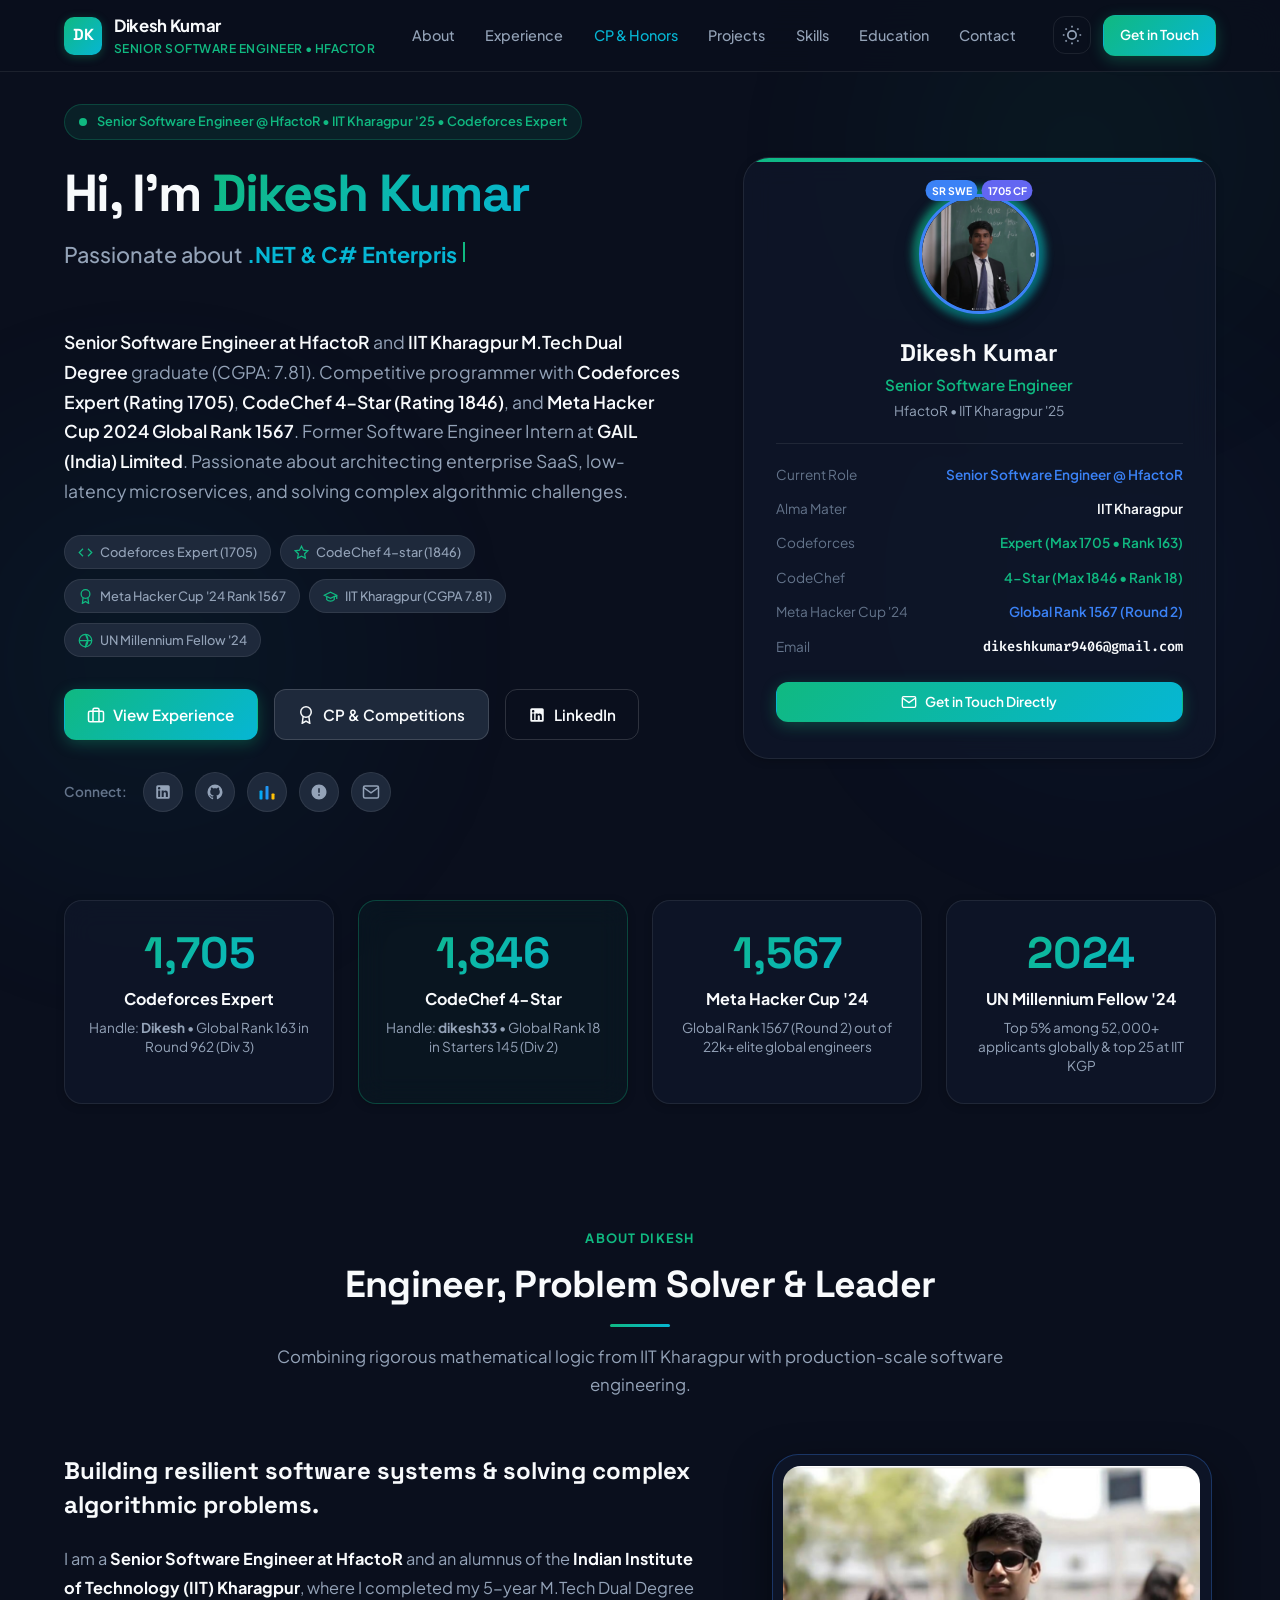
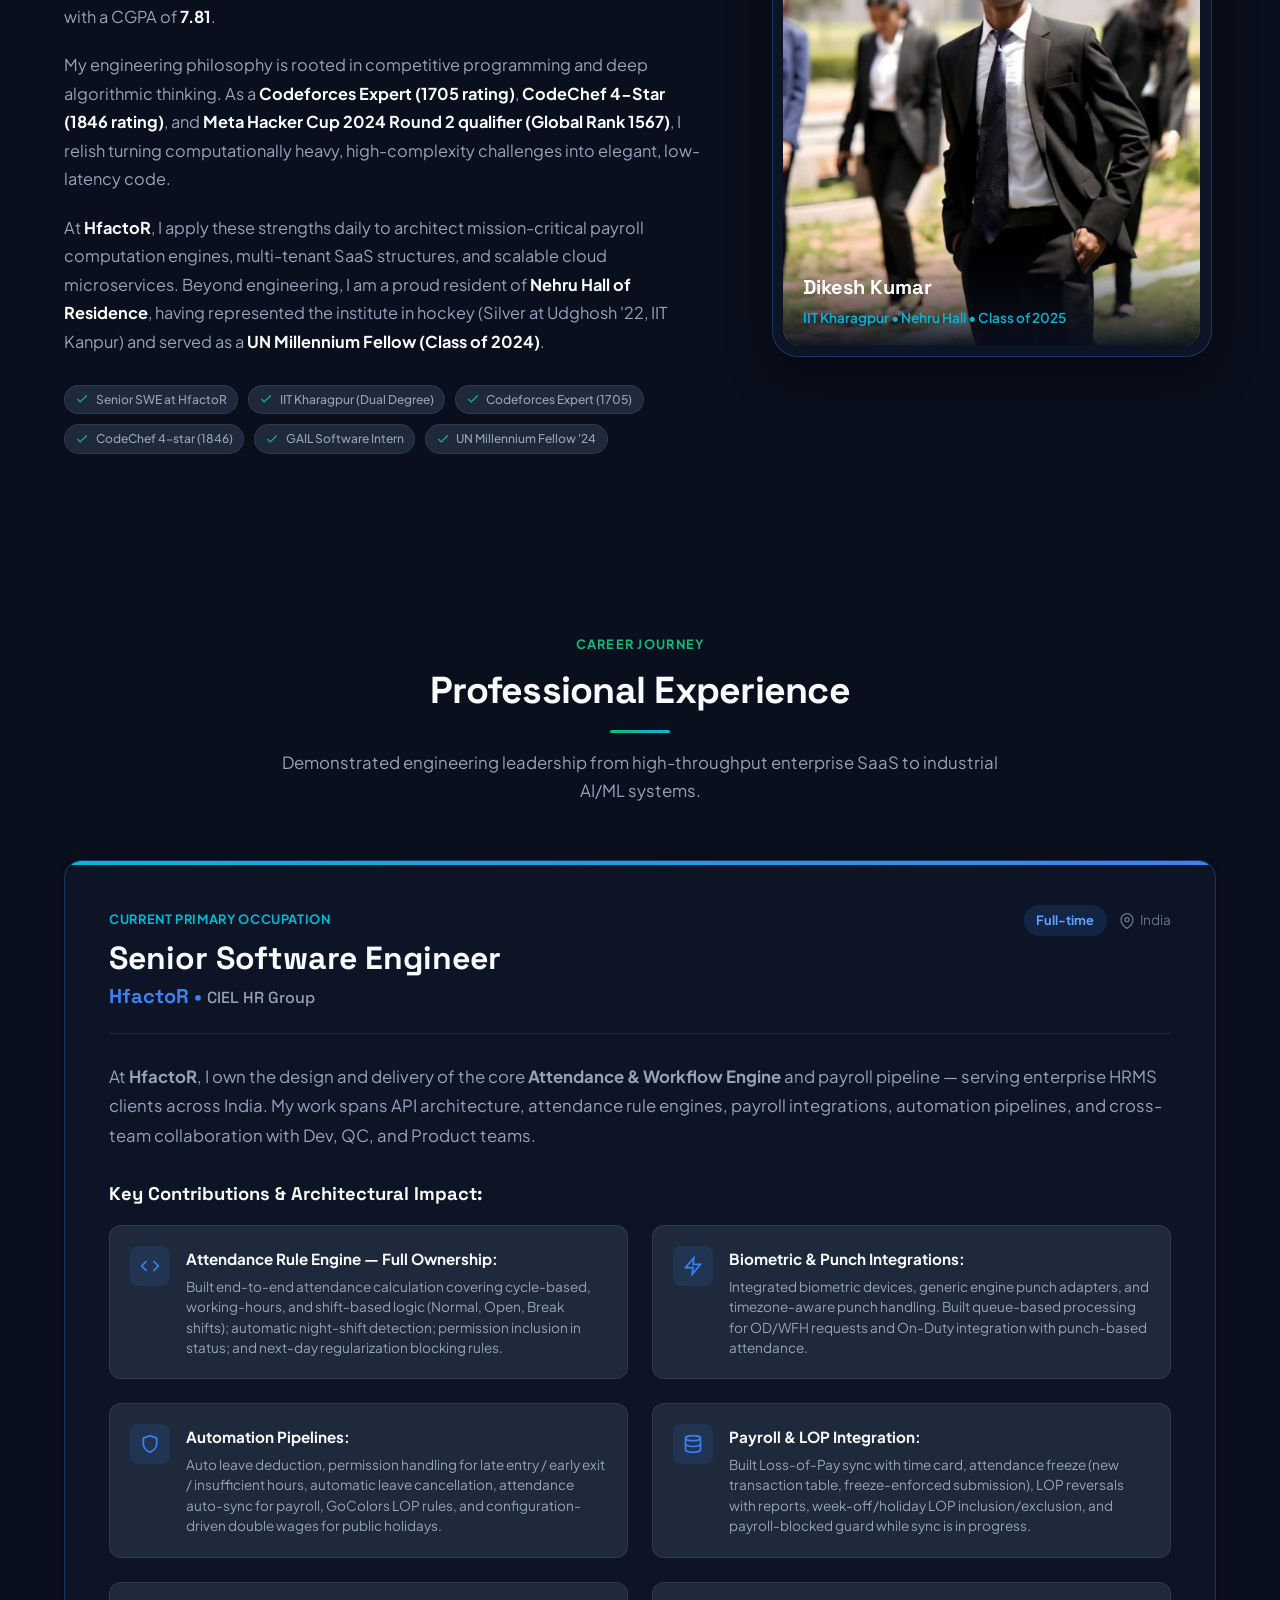
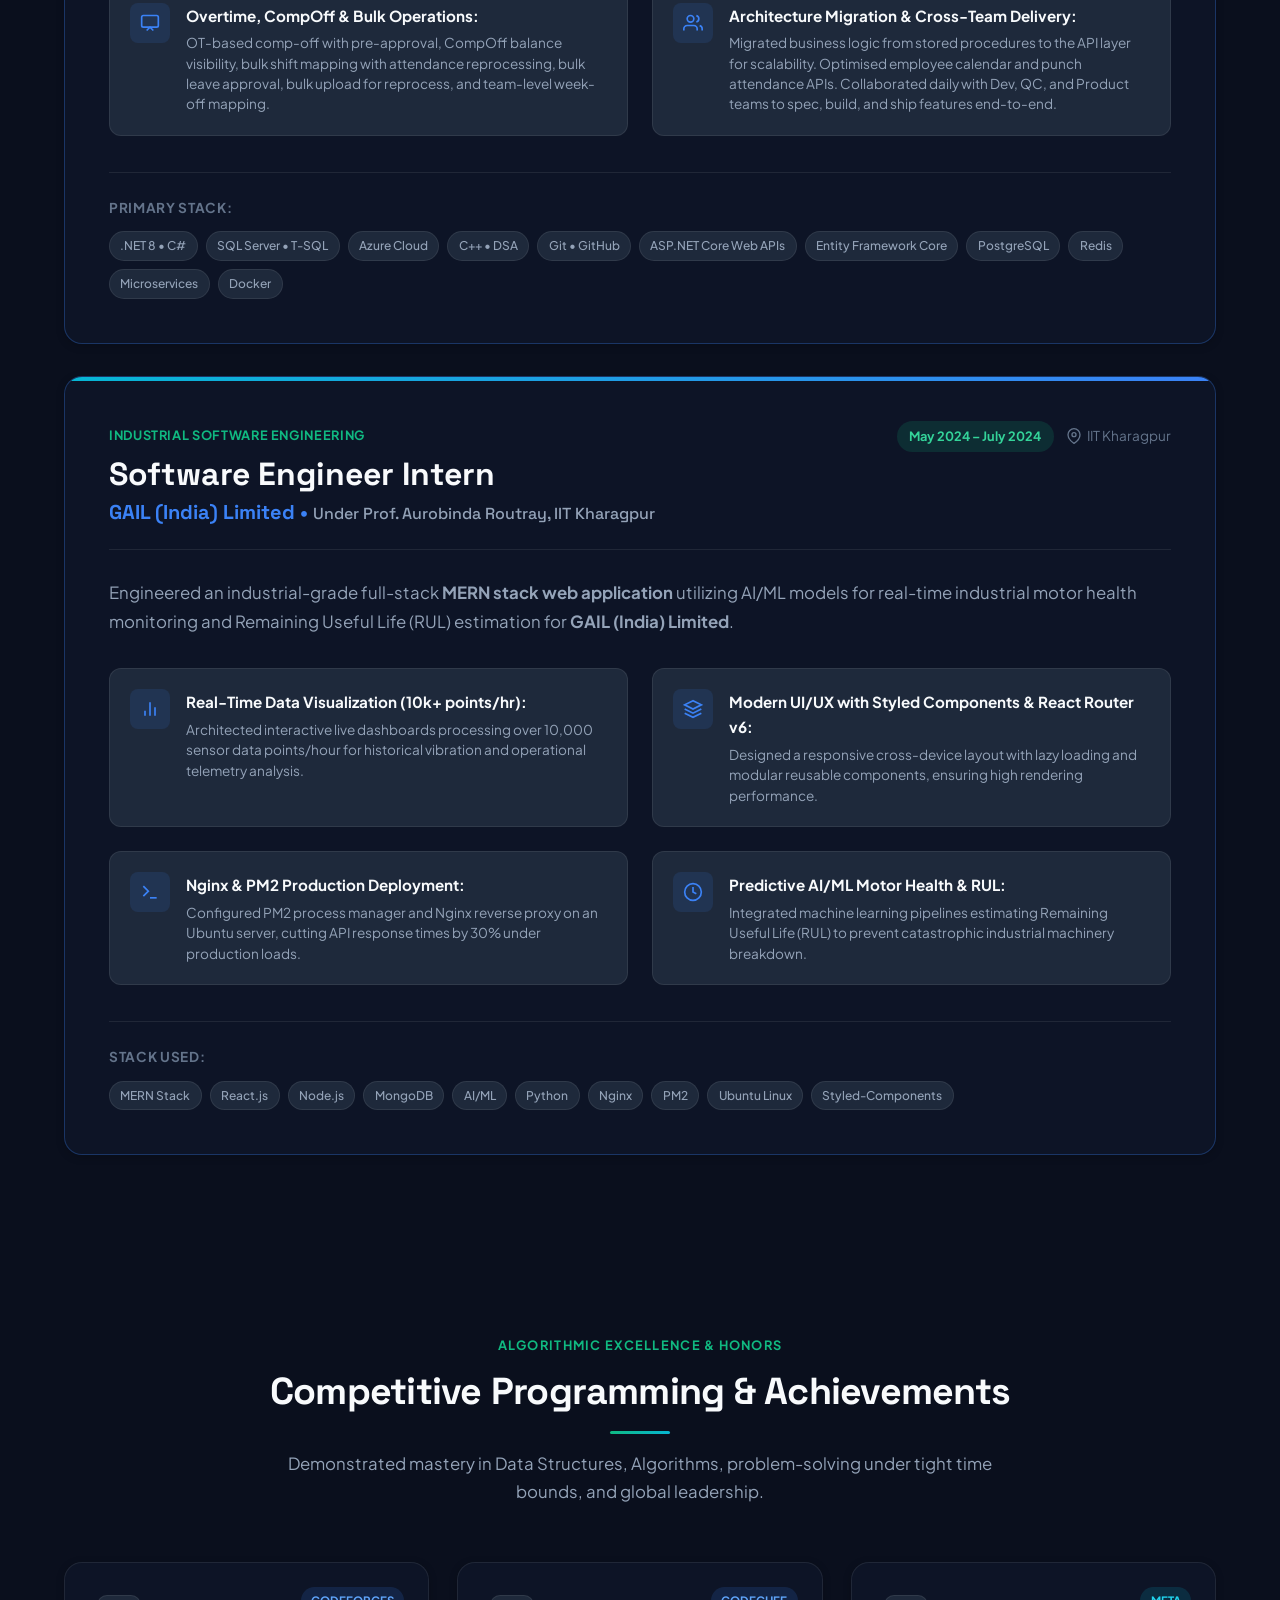
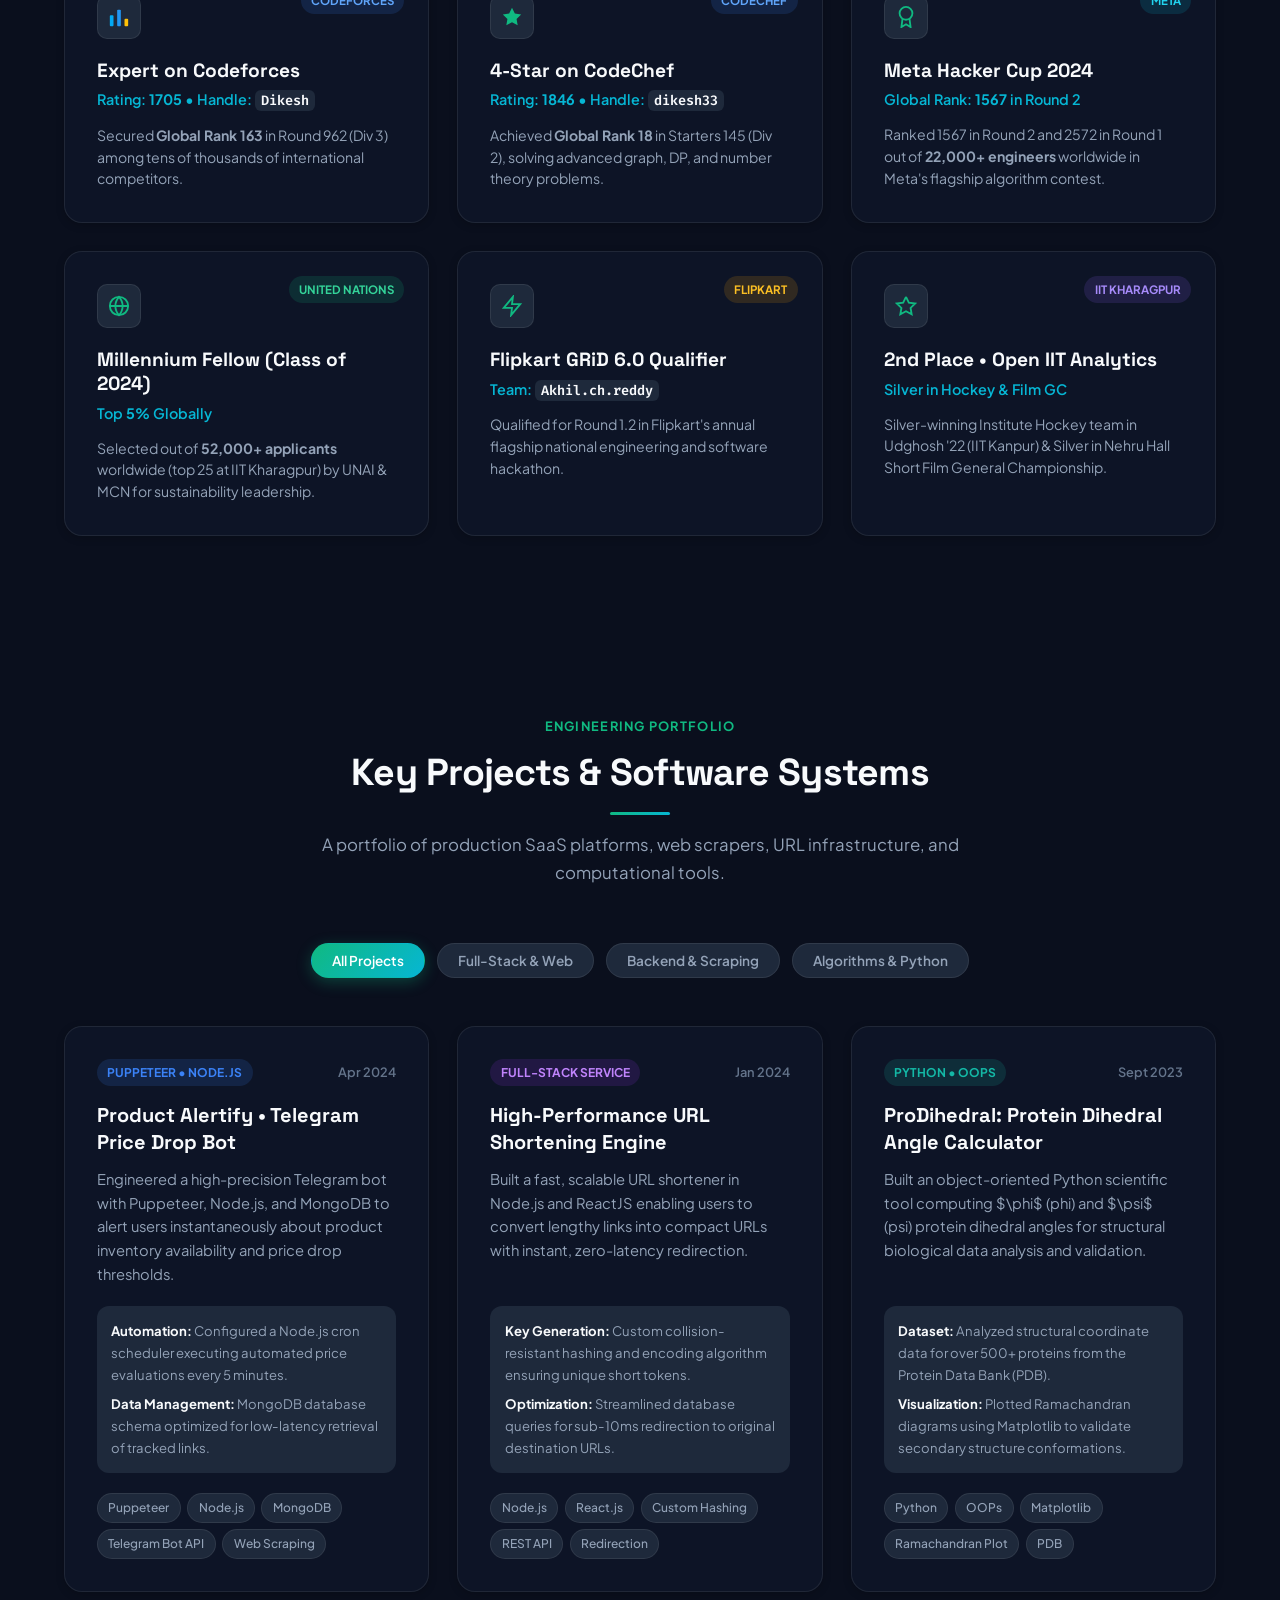
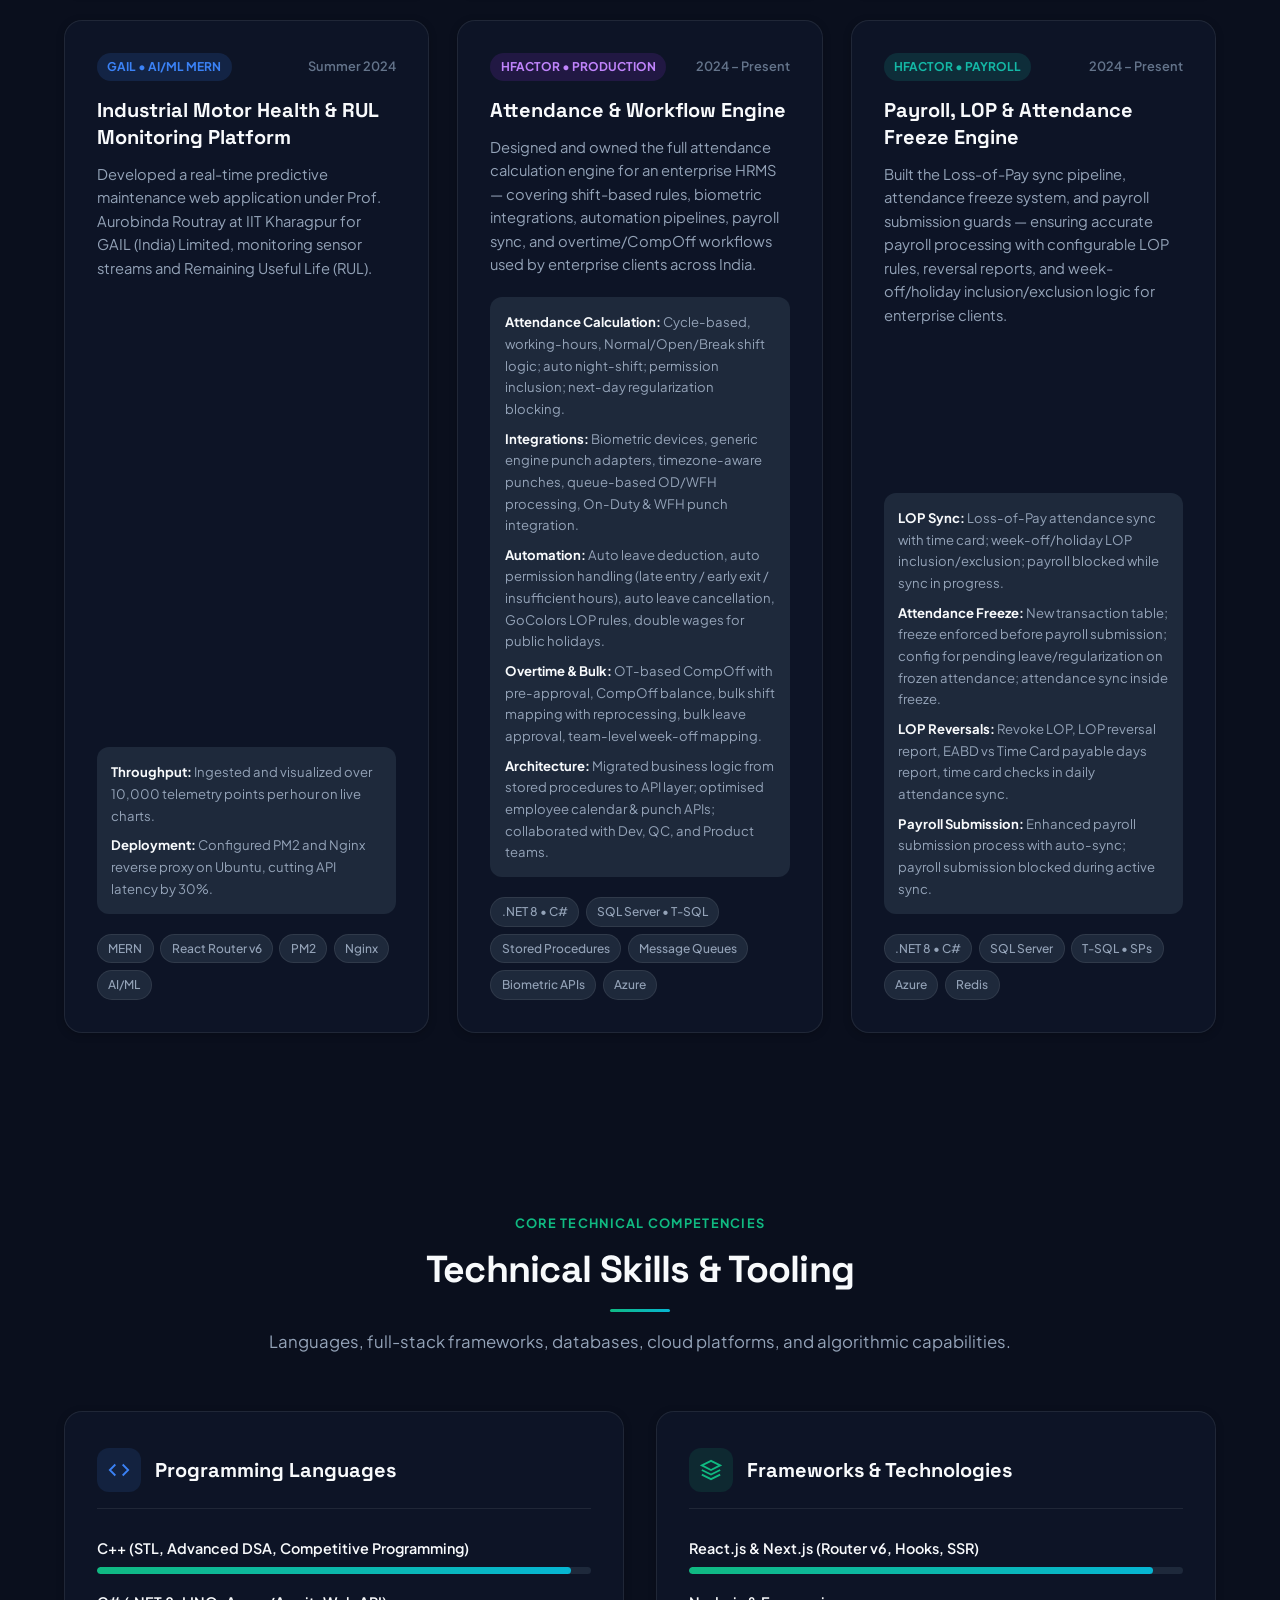
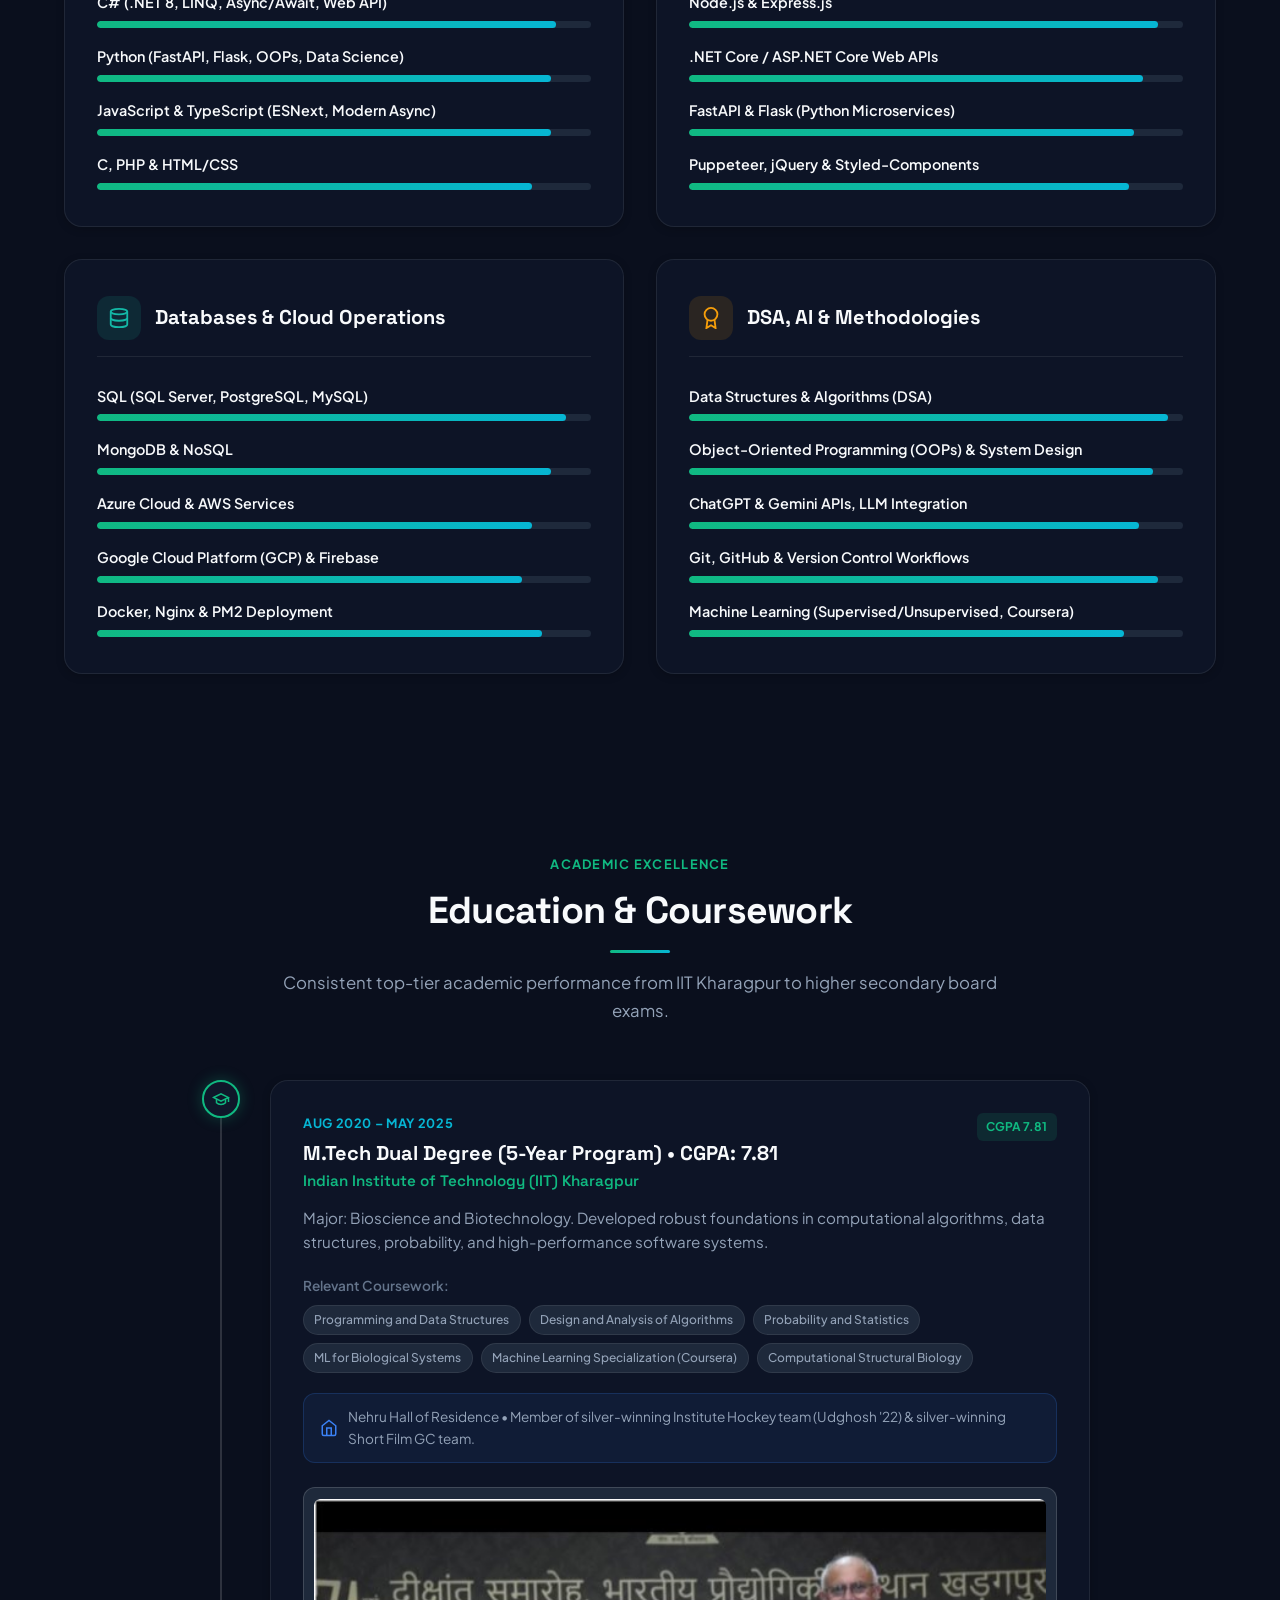
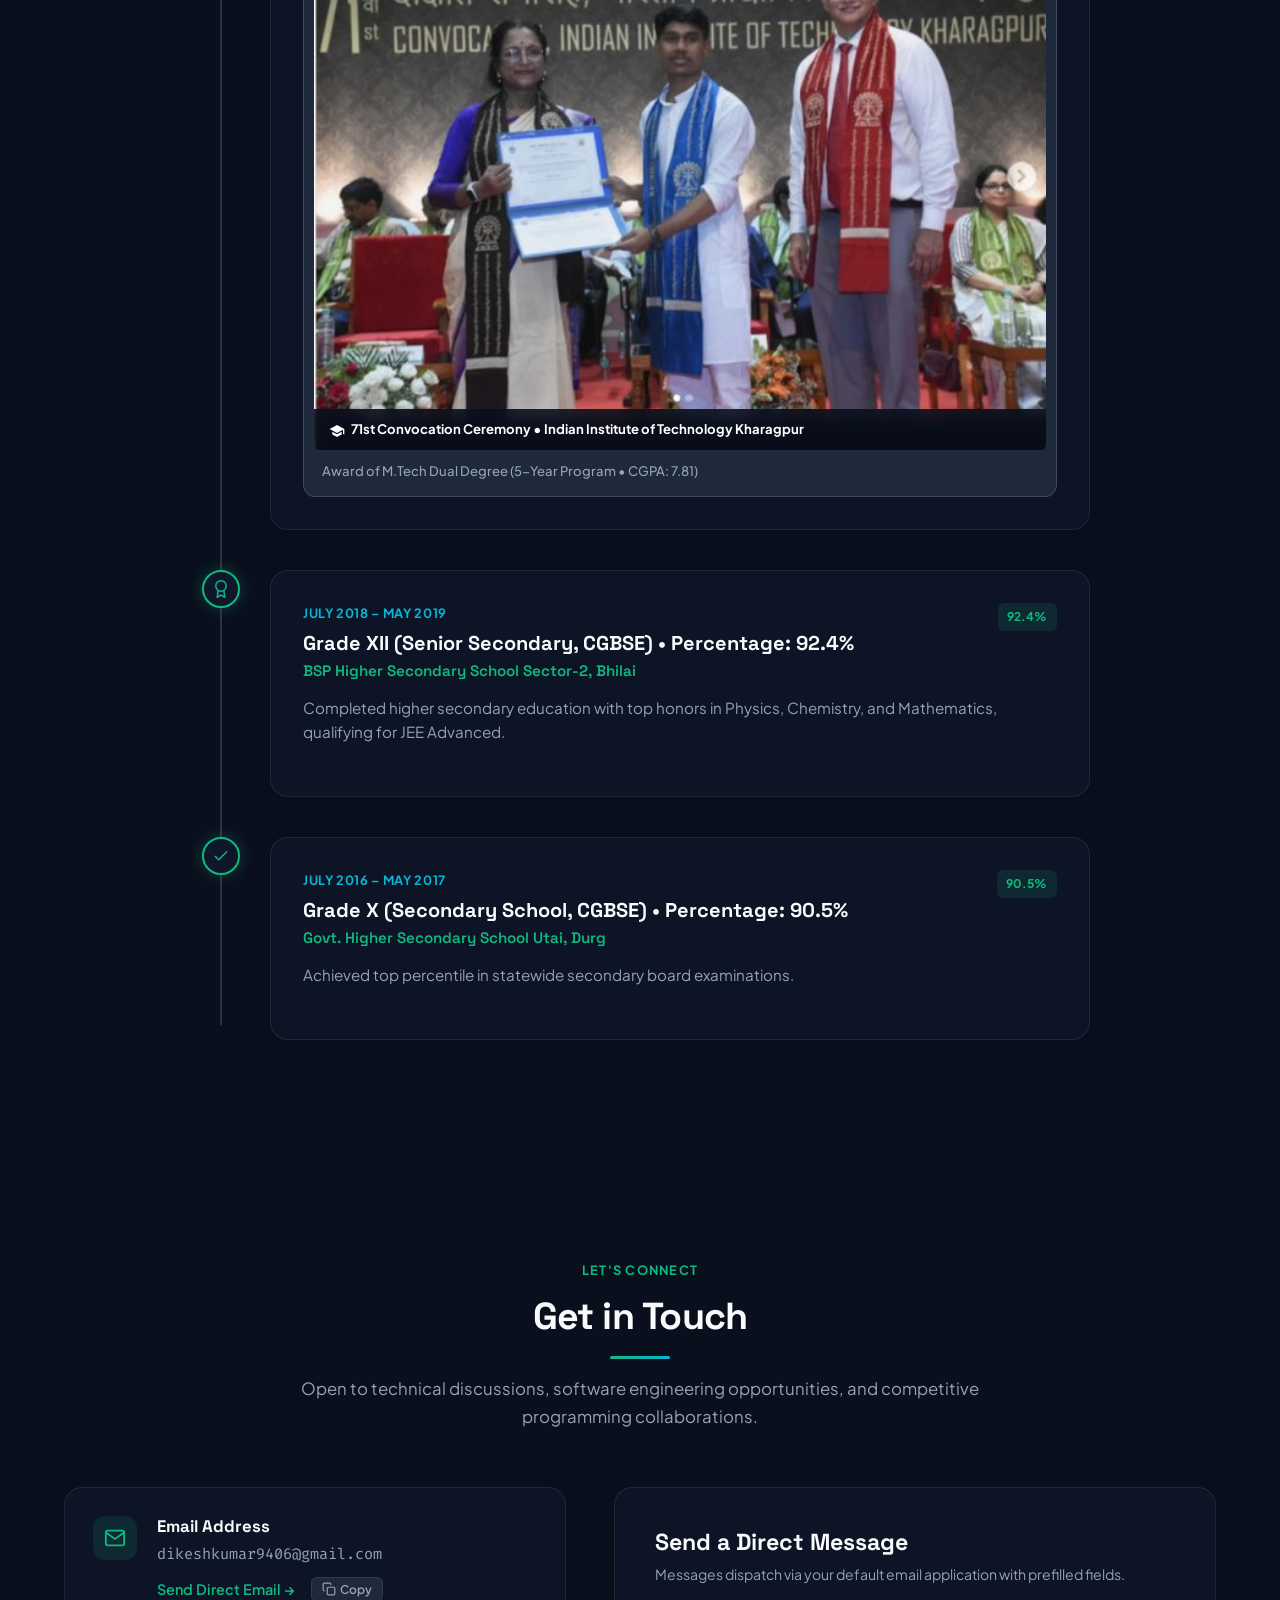
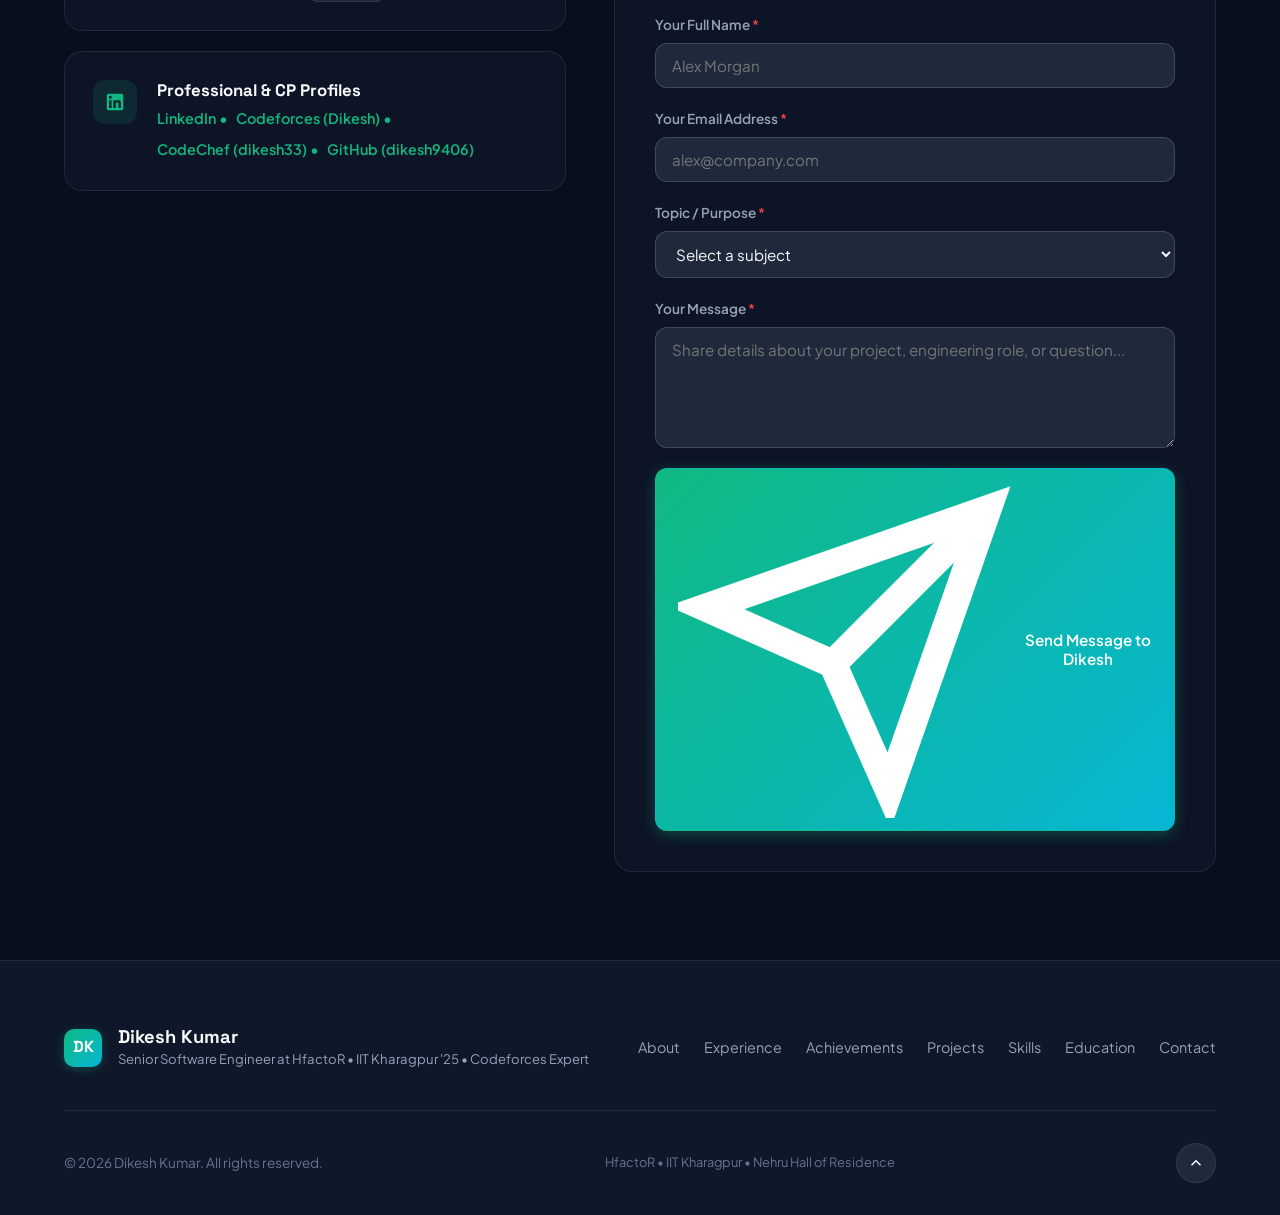
<file: index.html>
<!DOCTYPE html>
<html lang="en" data-theme="dark">
<head>
  <meta charset="UTF-8">
  <meta name="viewport" content="width=device-width, initial-scale=1.0">

  <!-- PRIMARY SEO -->
  <title>Dikesh Kumar | Software Engineer | IIT Kharagpur</title>
  <meta name="description" content="Dikesh Kumar — Senior Software Engineer at HfactoR, IIT Kharagpur M.Tech 2025, Codeforces Expert (1705, Handle: Dikesh), CodeChef 4-Star (1846, Handle: dikesh33), UN Millennium Fellow 2024, Meta Hacker Cup Global Rank 1567.">
  <meta name="keywords" content="Dikesh Kumar, dikesh kumar iit kharagpur, dikesh9406, Dikesh codeforces, dikesh33 codechef, software engineer IIT Kharagpur, HfactoR engineer, Dikesh Kumar portfolio, Dikesh Kumar developer">
  <meta name="author" content="Dikesh Kumar">
  <meta name="robots" content="index, follow, max-snippet:-1, max-image-preview:large">
  <link rel="canonical" href="https://dikeshkumar.is-a.dev/">

  <!-- OPEN GRAPH -->
  <meta property="og:type" content="profile">
  <meta property="og:url" content="https://dikeshkumar.is-a.dev/">
  <meta property="og:title" content="Dikesh Kumar | Software Engineer | IIT Kharagpur">
  <meta property="og:description" content="Senior Software Engineer at HfactoR. IIT Kharagpur M.Tech 2025. Codeforces Expert (1705) · CodeChef 4-Star (1846) · UN Millennium Fellow 2024 · Meta Hacker Cup Global Rank 1567.">
  <meta property="og:image" content="https://dikeshkumar.is-a.dev/assets/images/dikesh-profile.png">
  <meta property="og:image:alt" content="Dikesh Kumar - Software Engineer">
  <meta property="og:site_name" content="Dikesh Kumar - Portfolio">
  <meta property="og:locale" content="en_IN">
  <meta property="profile:first_name" content="Dikesh">
  <meta property="profile:last_name" content="Kumar">
  <meta property="profile:username" content="dikesh9406">

  <!-- TWITTER CARD -->
  <meta name="twitter:card" content="summary_large_image">
  <meta name="twitter:title" content="Dikesh Kumar | Software Engineer | IIT Kharagpur">
  <meta name="twitter:description" content="Senior Software Engineer at HfactoR. IIT KGP M.Tech 2025. Codeforces Expert 1705 · CodeChef 4-Star 1846 · UN Millennium Fellow.">
  <meta name="twitter:image" content="https://dikeshkumar.is-a.dev/assets/images/dikesh-profile.png">

  <!-- JSON-LD STRUCTURED DATA -->
  <script type="application/ld+json">
  {
    "@context": "https://schema.org",
    "@type": "Person",
    "name": "Dikesh Kumar",
    "alternateName": ["dikesh9406", "Dikesh", "dikesh33"],
    "url": "https://dikeshkumar.is-a.dev/",
    "image": "https://dikeshkumar.is-a.dev/assets/images/dikesh-profile.png",
    "email": "dikeshkumar9406@gmail.com",
    "description": "Senior Software Engineer at HfactoR, IIT Kharagpur M.Tech Dual Degree graduate 2025, Codeforces Expert max rating 1705, CodeChef 4-Star max rating 1846, UN Millennium Fellow 2024, Meta Hacker Cup 2024 Global Rank 1567.",
    "jobTitle": "Senior Software Engineer",
    "worksFor": { "@type": "Organization", "name": "HfactoR" },
    "alumniOf": {
      "@type": "CollegeOrUniversity",
      "name": "Indian Institute of Technology Kharagpur",
      "sameAs": "https://www.iitkgp.ac.in/"
    },
    "sameAs": [
      "https://www.linkedin.com/in/dikesh-kumar/",
      "https://github.com/dikesh9406",
      "https://codeforces.com/profile/Dikesh",
      "https://www.codechef.com/users/dikesh33"
    ],
    "knowsAbout": ["Software Engineering","Competitive Programming","MERN Stack","C++","Python","React.js","Node.js","Machine Learning"],
    "award": ["UN Millennium Fellow 2024","Codeforces Expert Rating 1705","CodeChef 4-Star Rating 1846","Meta Hacker Cup 2024 Global Rank 1567","Open IIT Data Analytics 2nd Place"]
  }
  </script>

  <!-- GOOGLE FONTS -->
  <link rel="preconnect" href="https://fonts.googleapis.com">
  <link rel="preconnect" href="https://fonts.gstatic.com" crossorigin>
  <link href="https://fonts.googleapis.com/css2?family=Plus+Jakarta+Sans:wght@300;400;500;600;700;800&family=Space+Grotesk:wght@500;600;700&family=Fira+Code:wght@400;500;600&display=swap" rel="stylesheet">

  <!-- STYLESHEET -->
  <link rel="stylesheet" href="styles.css">
<!-- FAVICON -->
<link rel="icon" type="image/x-icon" href="/assets/images/favicon.ico">

<link rel="icon" type="image/png" sizes="32x32"
      href="/assets/images/favicon-32x32.png">

<link rel="icon" type="image/png" sizes="48x48"
      href="/assets/images/favicon-48x48.png">

<link rel="apple-touch-icon" sizes="180x180"
      href="/assets/images/apple-touch-icon.png">
    </head>
<body>
  <!-- Ambient Background Glows -->
  <div class="ambient-glow glow-1" aria-hidden="true"></div>
  <div class="ambient-glow glow-2" aria-hidden="true"></div>
  <div class="ambient-glow glow-3" aria-hidden="true"></div>

  <!-- Header / Navigation -->
  <header class="site-header" id="header">
    <div class="nav-container">
      <a href="#hero" class="brand-logo" aria-label="Dikesh Kumar Homepage">
        <div class="brand-avatar">
          <span>DK</span>
        </div>
        <div class="brand-text">
          <span class="brand-name">Dikesh Kumar</span>
          <span class="brand-sub">Senior Software Engineer &bull; HfactoR</span>
        </div>
      </a>

      <!-- Desktop Navigation -->
      <nav class="desktop-nav" aria-label="Main Navigation">
        <ul class="nav-list">
          <li><a href="#about" class="nav-link">About</a></li>
          <li><a href="#experience" class="nav-link">Experience</a></li>
          <li><a href="#achievements" class="nav-link highlight">CP & Honors</a></li>
          <li><a href="#projects" class="nav-link">Projects</a></li>
          <li><a href="#skills" class="nav-link">Skills</a></li>
          <li><a href="#education" class="nav-link">Education</a></li>
          <li><a href="#contact" class="nav-link">Contact</a></li>
        </ul>
      </nav>

      <!-- Action Utilities -->
      <div class="nav-actions">
        <button id="theme-toggle" class="icon-btn theme-toggle" aria-label="Toggle light or dark theme" title="Toggle theme">
          <svg class="sun-icon" viewBox="0 0 24 24" fill="none" stroke="currentColor" stroke-width="2"><circle cx="12" cy="12" r="5"/><path d="M12 1v2M12 21v2M4.22 4.22l1.42 1.42M18.36 18.36l1.42 1.42M1 12h2M21 12h2M4.22 19.78l1.42-1.42M18.36 5.64l1.42-1.42"/></svg>
          <svg class="moon-icon" viewBox="0 0 24 24" fill="none" stroke="currentColor" stroke-width="2"><path d="M21 12.79A9 9 0 1 1 11.21 3 7 7 0 0 0 21 12.79z"/></svg>
        </button>
        <a href="#contact" class="btn btn-primary btn-sm nav-cta">Get in Touch</a>
        <button id="mobile-toggle" class="mobile-toggle" aria-label="Open mobile menu" aria-expanded="false">
          <span class="bar"></span>
          <span class="bar"></span>
          <span class="bar"></span>
        </button>
      </div>
    </div>

    <!-- Mobile Drawer Navigation -->
    <div class="mobile-menu" id="mobile-menu">
      <ul class="mobile-nav-list">
        <li><a href="#about" class="mobile-nav-link">About</a></li>
        <li><a href="#experience" class="mobile-nav-link">Experience</a></li>
        <li><a href="#achievements" class="mobile-nav-link">CP & Achievements</a></li>
        <li><a href="#projects" class="mobile-nav-link">Projects</a></li>
        <li><a href="#skills" class="mobile-nav-link">Skills</a></li>
        <li><a href="#education" class="mobile-nav-link">Education</a></li>
        <li><a href="#contact" class="mobile-nav-link">Contact</a></li>
      </ul>
      <div class="mobile-cta-box">
        <a href="#contact" class="btn btn-primary btn-block">Connect With Dikesh</a>
      </div>
    </div>
  </header>

  <main>
    <!-- Hero Section -->
    <section class="hero-section" id="hero">
      <div class="container hero-container">
        <div class="hero-content">
          <div class="status-badge">
            <span class="pulse-dot"></span>
            <span>Senior Software Engineer @ HfactoR &bull; IIT Kharagpur '25 &bull; Codeforces Expert</span>
          </div>

          <h1 class="hero-title">
            Hi, I'm <span class="gradient-text">Dikesh Kumar</span>
          </h1>

          <div class="typing-container">
            <span class="typing-prefix">Passionate about </span>
            <span class="typing-text" id="typing-text">High-Performance Systems & DSA</span>
            <span class="cursor">&nbsp;</span>
          </div>

          <p class="hero-description">
            <strong>Senior Software Engineer at HfactoR</strong> and <strong>IIT Kharagpur M.Tech Dual Degree</strong> graduate (CGPA: 7.81). 
            Competitive programmer with <strong>Codeforces Expert (Rating 1705)</strong>, <strong>CodeChef 4-Star (Rating 1846)</strong>, 
            and <strong>Meta Hacker Cup 2024 Global Rank 1567</strong>. Former Software Engineer Intern at <strong>GAIL (India) Limited</strong>. 
            Passionate about architecting enterprise SaaS, low-latency microservices, and solving complex algorithmic challenges.
          </p>

          <!-- Key Quick Tech Badges -->
          <div class="hero-pills">
            <span class="pill"><svg viewBox="0 0 24 24" fill="none" stroke="currentColor" stroke-width="2"><polyline points="16 18 22 12 16 6"/><polyline points="8 6 2 12 8 18"/></svg> Codeforces Expert (1705)</span>
            <span class="pill"><svg viewBox="0 0 24 24" fill="none" stroke="currentColor" stroke-width="2"><polygon points="12 2 15.09 8.26 22 9.27 17 14.14 18.18 21.02 12 17.77 5.82 21.02 7 14.14 2 9.27 8.91 8.26 12 2"/></svg> CodeChef 4-star (1846)</span>
            <span class="pill"><svg viewBox="0 0 24 24" fill="none" stroke="currentColor" stroke-width="2"><circle cx="12" cy="8" r="7"/><polyline points="8.21 13.89 7 23 12 20 17 23 15.79 13.88"/></svg> Meta Hacker Cup '24 Rank 1567</span>
            <span class="pill"><svg viewBox="0 0 24 24" fill="none" stroke="currentColor" stroke-width="2"><path d="M22 10v6M2 10l10-5 10 5-10 5z"/><path d="M6 12v5c3 3 9 3 12 0v-5"/></svg> IIT Kharagpur (CGPA 7.81)</span>
            <span class="pill"><svg viewBox="0 0 24 24" fill="none" stroke="currentColor" stroke-width="2"><circle cx="12" cy="12" r="10"/><path d="M2 12h20M12 2a15.3 15.3 0 0 1 4 10 15.3 15.3 0 0 1-4 10 15.3 15.3 0 0 1 4-10z"/></svg> UN Millennium Fellow '24</span>
          </div>

          <!-- Hero Buttons -->
          <div class="hero-actions">
            <a href="#experience" class="btn btn-primary">
              <svg viewBox="0 0 24 24" fill="none" stroke="currentColor" stroke-width="2"><rect x="2" y="7" width="20" height="14" rx="2" ry="2"/><path d="M16 21V5a2 2 0 0 0-2-2h-4a2 2 0 0 0-2 2v16"/></svg>
              View Experience
            </a>
            <a href="#achievements" class="btn btn-secondary">
              <svg viewBox="0 0 24 24" fill="none" stroke="currentColor" stroke-width="2"><circle cx="12" cy="8" r="7"/><polyline points="8.21 13.89 7 23 12 20 17 23 15.79 13.88"/></svg>
              CP & Competitions
            </a>
            <a href="https://www.linkedin.com/in/dikesh-kumar/" target="_blank" rel="noopener noreferrer" class="btn btn-outline">
              <svg viewBox="0 0 24 24" fill="currentColor"><path d="M19 3a2 2 0 0 1 2 2v14a2 2 0 0 1-2 2H5a2 2 0 0 1-2-2V5a2 2 0 0 1 2-2h14m-.5 15.5v-5.3a3.26 3.26 0 0 0-3.26-3.26c-.85 0-1.84.52-2.28 1.3v-1.11h-2.79v8.37h2.79v-4.93c0-.77.62-1.4 1.39-1.4a1.4 1.4 0 0 1 1.4 1.4v4.93h2.75M6.88 8.56a1.68 1.68 0 0 0 1.68-1.68c0-.93-.75-1.69-1.68-1.69a1.69 1.69 0 0 0-1.69 1.69c0 .93.76 1.68 1.69 1.68m1.39 9.94v-8.37H5.5v8.37h2.77z"/></svg>
              LinkedIn
            </a>
          </div>

          <!-- Social Quick Links -->
          <div class="hero-socials">
            <span class="social-label">Connect:</span>
            <a href="https://www.linkedin.com/in/dikesh-kumar/" target="_blank" rel="noopener noreferrer" class="social-icon" title="LinkedIn: Dikesh Kumar">
              <svg viewBox="0 0 24 24" fill="currentColor"><path d="M19 3a2 2 0 0 1 2 2v14a2 2 0 0 1-2 2H5a2 2 0 0 1-2-2V5a2 2 0 0 1 2-2h14m-.5 15.5v-5.3a3.26 3.26 0 0 0-3.26-3.26c-.85 0-1.84.52-2.28 1.3v-1.11h-2.79v8.37h2.79v-4.93c0-.77.62-1.4 1.39-1.4a1.4 1.4 0 0 1 1.4 1.4v4.93h2.75M6.88 8.56a1.68 1.68 0 0 0 1.68-1.68c0-.93-.75-1.69-1.68-1.69a1.69 1.69 0 0 0-1.69 1.69c0 .93.76 1.68 1.69 1.68m1.39 9.94v-8.37H5.5v8.37h2.77z"/></svg>
            </a>
            <a href="https://github.com/dikesh9406" target="_blank" rel="noopener noreferrer" class="social-icon" title="GitHub: dikesh9406">
              <svg viewBox="0 0 24 24" fill="currentColor"><path d="M12 2A10 10 0 0 0 2 12c0 4.42 2.87 8.17 6.84 9.5.5.08.66-.23.66-.5v-1.69c-2.77.6-3.36-1.34-3.36-1.34-.46-1.16-1.11-1.47-1.11-1.47-.91-.62.07-.6.07-.6 1 .07 1.53 1.03 1.53 1.03.87 1.52 2.34 1.07 2.91.83.1-.65.35-1.09.63-1.34-2.22-.25-4.55-1.11-4.55-4.92 0-1.11.38-2 1.03-2.71-.1-.25-.45-1.29.1-2.64 0 0 .84-.27 2.75 1.02.79-.22 1.65-.33 2.5-.33.85 0 1.71.11 2.5.33 1.91-1.29 2.75-1.02 2.75-1.02.55 1.35.2 2.39.1 2.64.65.71 1.03 1.6 1.03 2.71 0 3.82-2.34 4.66-4.57 4.91.36.31.69.92.69 1.85V21c0 .27.16.59.67.5C19.14 20.16 22 16.42 22 12A10 10 0 0 0 12 2z"/></svg>
            </a>
            <a href="https://codeforces.com/profile/Dikesh" target="_blank" rel="noopener noreferrer" class="social-icon" title="Codeforces: Dikesh (Rating 1705)">
              <svg viewBox="0 0 24 24" fill="currentColor"><rect x="2" y="10" width="4" height="12" rx="1" fill="#03A9F4"/><rect x="10" y="4" width="4" height="18" rx="1" fill="#2196F3"/><rect x="18" y="14" width="4" height="8" rx="1" fill="#FFC107"/></svg>
            </a>
            <a href="https://www.codechef.com/users/dikesh33" target="_blank" rel="noopener noreferrer" class="social-icon" title="CodeChef: dikesh33 (Rating 1846)">
              <svg viewBox="0 0 24 24" fill="currentColor"><path d="M12 2C6.48 2 2 6.48 2 12s4.48 10 10 10 10-4.48 10-10S17.52 2 12 2zm1 15h-2v-2h2v2zm0-4h-2V7h2v6z"/></svg>
            </a>
            <a href="mailto:dikeshkumar9406@gmail.com" class="social-icon" title="Email: dikeshkumar9406@gmail.com">
              <svg viewBox="0 0 24 24" fill="none" stroke="currentColor" stroke-width="2"><path d="M4 4h16c1.1 0 2 .9 2 2v12c0 1.1-.9 2-2 2H4c-1.1 0-2-.9-2-2V6c0-1.1.9-2 2-2z"/><polyline points="22,6 12,13 2,6"/></svg>
            </a>

          </div>
        </div>

        <!-- Hero Visual Profile Card -->
        <div class="hero-card-wrapper">
          <div class="profile-card glass-panel">
            <div class="card-glow"></div>
            
            <div class="avatar-container">
              <div class="avatar-ring"></div>
              <div class="avatar-inner photo-avatar">
                <img src="assets/images/dikesh-profile.png" alt="Dikesh Kumar - Senior Software Engineer" class="avatar-photo">
              </div>
              <div class="avatar-badges">
                <span class="badge-mini swe-badge" title="Senior Software Engineer">SR SWE</span>
                <span class="badge-mini hf-badge" title="Codeforces Expert">1705 CF</span>
              </div>
            </div>

            <div class="card-details">
              <h3 class="card-name">Dikesh Kumar</h3>
              <p class="card-title">Senior Software Engineer</p>
              <p class="card-dept">HfactoR &bull; IIT Kharagpur '25</p>
              <div class="card-divider"></div>
              
              <ul class="card-info-list">
                <li>
                  <span class="info-label">Current Role</span>
                  <span class="info-val highlight-blue">Senior Software Engineer @ HfactoR</span>
                </li>
                <li>
                  <span class="info-label">Alma Mater</span>
                  <span class="info-val">IIT Kharagpur</span>
                </li>
                <li>
                  <span class="info-label">Codeforces</span>
                  <span class="info-val highlight-green">Expert (Max 1705 &bull; Rank 163)</span>
                </li>
                <li>
                  <span class="info-label">CodeChef</span>
                  <span class="info-val highlight-green">4-Star (Max 1846 &bull; Rank 18)</span>
                </li>
                <li>
                  <span class="info-label">Meta Hacker Cup '24</span>
                  <span class="info-val highlight-blue">Global Rank 1567 (Round 2)</span>
                </li>
                <li>
                  <span class="info-label">Email</span>
                  <span class="info-val code-font">dikeshkumar9406@gmail.com</span>
                </li>
              </ul>

              <div class="card-cta">
                <a href="#contact" class="btn btn-primary btn-sm btn-block">
                  <svg viewBox="0 0 24 24" width="16" height="16" fill="none" stroke="currentColor" stroke-width="2"><path d="M4 4h16c1.1 0 2 .9 2 2v12c0 1.1-.9 2-2 2H4c-1.1 0-2-.9-2-2V6c0-1.1.9-2 2-2z"/><polyline points="22,6 12,13 2,6"/></svg>
                  Get in Touch Directly
                </a>
              </div>
            </div>
          </div>
        </div>
      </div>
    </section>

    <!-- Key Metrics / Stats Section -->
    <section class="stats-section">
      <div class="container">
        <div class="stats-grid">
          <div class="stat-card glass-panel">
            <div class="stat-num" data-target="1705">1705</div>
            <div class="stat-title">Codeforces Expert</div>
            <div class="stat-desc">Handle: <strong>Dikesh</strong> &bull; Global Rank 163 in Round 962 (Div 3)</div>
          </div>

          <div class="stat-card glass-panel featured-stat">
            <div class="stat-num" data-target="1846">1846</div>
            <div class="stat-title">CodeChef 4-Star</div>
            <div class="stat-desc">Handle: <strong>dikesh33</strong> &bull; Global Rank 18 in Starters 145 (Div 2)</div>
          </div>

          <div class="stat-card glass-panel">
            <div class="stat-num" data-target="1567">1567</div>
            <div class="stat-title">Meta Hacker Cup '24</div>
            <div class="stat-desc">Global Rank 1567 (Round 2) out of 22k+ elite global engineers</div>
          </div>

          <div class="stat-card glass-panel">
            <div class="stat-num" data-target="2024">Top 5%</div>
            <div class="stat-title">UN Millennium Fellow '24</div>
            <div class="stat-desc">Top 5% among 52,000+ applicants globally & top 25 at IIT KGP</div>
          </div>
        </div>
      </div>
    </section>

    <!-- About Section with Campus Leadership Photo -->
    <section class="section about-section" id="about">
      <div class="container">
        <div class="section-header">
          <span class="section-tag">About Dikesh</span>
          <h2 class="section-title">Engineer, Problem Solver & Leader</h2>
          <div class="section-line"></div>
          <p class="section-subtitle">
            Combining rigorous mathematical logic from IIT Kharagpur with production-scale software engineering.
          </p>
        </div>

        <div class="about-grid">
          <div class="about-text-col">
            <h3 class="about-heading">
              Building resilient software systems & solving complex algorithmic problems.
            </h3>
            
            <p>
              I am a <strong>Senior Software Engineer at HfactoR</strong> and an alumnus of the 
              <strong>Indian Institute of Technology (IIT) Kharagpur</strong>, where I completed my 5-year 
              M.Tech Dual Degree with a CGPA of <strong>7.81</strong>.
            </p>

            <p>
              My engineering philosophy is rooted in competitive programming and deep algorithmic thinking. 
              As a <strong>Codeforces Expert (1705 rating)</strong>, <strong>CodeChef 4-Star (1846 rating)</strong>, 
              and <strong>Meta Hacker Cup 2024 Round 2 qualifier (Global Rank 1567)</strong>, I relish turning 
              computationally heavy, high-complexity challenges into elegant, low-latency code.
            </p>

            <p>
              At <strong>HfactoR</strong>, I apply these strengths daily to architect mission-critical 
              payroll computation engines, multi-tenant SaaS structures, and scalable cloud microservices. 
              Beyond engineering, I am a proud resident of <strong>Nehru Hall of Residence</strong>, having 
              represented the institute in hockey (Silver at Udghosh '22, IIT Kanpur) and served as a 
              <strong>UN Millennium Fellow (Class of 2024)</strong>.
            </p>

            <div class="about-pills-list">
              <span class="tag tag-featured"><svg viewBox="0 0 24 24" width="14" height="14" fill="none" stroke="currentColor" stroke-width="2"><polyline points="20 6 9 17 4 12"/></svg> Senior SWE at HfactoR</span>
              <span class="tag tag-featured"><svg viewBox="0 0 24 24" width="14" height="14" fill="none" stroke="currentColor" stroke-width="2"><polyline points="20 6 9 17 4 12"/></svg> IIT Kharagpur (Dual Degree)</span>
              <span class="tag tag-featured"><svg viewBox="0 0 24 24" width="14" height="14" fill="none" stroke="currentColor" stroke-width="2"><polyline points="20 6 9 17 4 12"/></svg> Codeforces Expert (1705)</span>
              <span class="tag tag-featured"><svg viewBox="0 0 24 24" width="14" height="14" fill="none" stroke="currentColor" stroke-width="2"><polyline points="20 6 9 17 4 12"/></svg> CodeChef 4-star (1846)</span>
              <span class="tag tag-featured"><svg viewBox="0 0 24 24" width="14" height="14" fill="none" stroke="currentColor" stroke-width="2"><polyline points="20 6 9 17 4 12"/></svg> GAIL Software Intern</span>
              <span class="tag tag-featured"><svg viewBox="0 0 24 24" width="14" height="14" fill="none" stroke="currentColor" stroke-width="2"><polyline points="20 6 9 17 4 12"/></svg> UN Millennium Fellow '24</span>
            </div>
          </div>

          <!-- Photo Card: Dikesh on Campus -->
          <div class="about-photo-col">
            <div class="photo-showcase-card glass-panel">
              <div class="showcase-img-container">
                <img src="assets/images/dikesh-campus.png" alt="Dikesh Kumar at IIT Kharagpur Campus" class="campus-portrait-img">
                <div class="showcase-overlay-badge">
                  <div class="badge-text-primary">Dikesh Kumar</div>
                  <div class="badge-text-sub">IIT Kharagpur &bull; Nehru Hall &bull; Class of 2025</div>
                </div>
              </div>
            </div>
          </div>
        </div>
      </div>
    </section>

    <!-- Professional Experience Section -->
    <section class="section experience-section" id="experience">
      <div class="container">
        <div class="section-header">
          <span class="section-tag">Career Journey</span>
          <h2 class="section-title">Professional Experience</h2>
          <div class="section-line"></div>
          <p class="section-subtitle">
            Demonstrated engineering leadership from high-throughput enterprise SaaS to industrial AI/ML systems.
          </p>
        </div>

        <div class="experience-list">
          <!-- Role 1: HfactoR -->
          <div class="experience-card glass-panel">
            <div class="exp-header">
              <div class="exp-title-group">
                <span class="exp-role-badge">Current Primary Occupation</span>
                <h3 class="exp-title">Senior Software Engineer</h3>
                <h4 class="exp-company">HfactoR &bull; <span class="exp-parent">CIEL HR Group</span></h4>
              </div>
              <div class="exp-meta">
                <span class="exp-badge">Full-time</span>
                <span class="exp-location"><svg viewBox="0 0 24 24" width="16" height="16" fill="none" stroke="currentColor" stroke-width="2"><path d="M21 10c0 7-9 13-9 13s-9-6-9-13a9 9 0 0 1 18 0z"/><circle cx="12" cy="10" r="3"/></svg> India</span>
              </div>
            </div>

            <div class="exp-divider"></div>

            <div class="exp-body">
              <p class="exp-overview">
                At <strong>HfactoR</strong>, I own the design and delivery of the core <strong>Attendance &amp; Workflow Engine</strong>
                and payroll pipeline — serving enterprise HRMS clients across India. My work spans API architecture,
                attendance rule engines, payroll integrations, automation pipelines, and cross-team collaboration
                with Dev, QC, and Product teams.
              </p>

              <h5 class="exp-subhead">Key Contributions &amp; Architectural Impact:</h5>
              <div class="exp-bullets-grid">
                <div class="exp-bullet-item">
                  <div class="b-icon"><svg viewBox="0 0 24 24" fill="none" stroke="currentColor" stroke-width="2"><polyline points="16 18 22 12 16 6"/><polyline points="8 6 2 12 8 18"/></svg></div>
                  <div>
                    <strong>Attendance Rule Engine — Full Ownership:</strong>
                    <p>Built end-to-end attendance calculation covering cycle-based, working-hours, and shift-based logic (Normal, Open, Break shifts); automatic night-shift detection; permission inclusion in status; and next-day regularization blocking rules.</p>
                  </div>
                </div>

                <div class="exp-bullet-item">
                  <div class="b-icon"><svg viewBox="0 0 24 24" fill="none" stroke="currentColor" stroke-width="2"><polygon points="13 2 3 14 12 14 11 22 21 10 12 10 13 2"/></svg></div>
                  <div>
                    <strong>Biometric &amp; Punch Integrations:</strong>
                    <p>Integrated biometric devices, generic engine punch adapters, and timezone-aware punch handling. Built queue-based processing for OD/WFH requests and On-Duty integration with punch-based attendance.</p>
                  </div>
                </div>

                <div class="exp-bullet-item">
                  <div class="b-icon"><svg viewBox="0 0 24 24" fill="none" stroke="currentColor" stroke-width="2"><path d="M12 22s8-4 8-10V5l-8-3-8 3v7c0 6 8 10 8 10z"/></svg></div>
                  <div>
                    <strong>Automation Pipelines:</strong>
                    <p>Auto leave deduction, permission handling for late entry / early exit / insufficient hours, automatic leave cancellation, attendance auto-sync for payroll, GoColors LOP rules, and configuration-driven double wages for public holidays.</p>
                  </div>
                </div>

                <div class="exp-bullet-item">
                  <div class="b-icon"><svg viewBox="0 0 24 24" fill="none" stroke="currentColor" stroke-width="2"><ellipse cx="12" cy="5" rx="9" ry="3"/><path d="M21 12c0 1.66-4 3-9 3s-9-1.34-9-3"/><path d="M3 5v14c0 1.66 4 3 9 3s9-1.34 9-3V5"/></svg></div>
                  <div>
                    <strong>Payroll &amp; LOP Integration:</strong>
                    <p>Built Loss-of-Pay sync with time card, attendance freeze (new transaction table, freeze-enforced submission), LOP reversals with reports, week-off/holiday LOP inclusion/exclusion, and payroll-blocked guard while sync is in progress.</p>
                  </div>
                </div>

                <div class="exp-bullet-item">
                  <div class="b-icon"><svg viewBox="0 0 24 24" fill="none" stroke="currentColor" stroke-width="2"><rect x="2" y="3" width="20" height="14" rx="2"/><polyline points="8 21 12 17 16 21"/></svg></div>
                  <div>
                    <strong>Overtime, CompOff &amp; Bulk Operations:</strong>
                    <p>OT-based comp-off with pre-approval, CompOff balance visibility, bulk shift mapping with attendance reprocessing, bulk leave approval, bulk upload for reprocess, and team-level week-off mapping.</p>
                  </div>
                </div>

                <div class="exp-bullet-item">
                  <div class="b-icon"><svg viewBox="0 0 24 24" fill="none" stroke="currentColor" stroke-width="2"><path d="M17 21v-2a4 4 0 0 0-4-4H5a4 4 0 0 0-4 4v2"/><circle cx="9" cy="7" r="4"/><path d="M23 21v-2a4 4 0 0 0-3-3.87"/><path d="M16 3.13a4 4 0 0 1 0 7.75"/></svg></div>
                  <div>
                    <strong>Architecture Migration &amp; Cross-Team Delivery:</strong>
                    <p>Migrated business logic from stored procedures to the API layer for scalability. Optimised employee calendar and punch attendance APIs. Collaborated daily with Dev, QC, and Product teams to spec, build, and ship features end-to-end.</p>
                  </div>
                </div>
              </div>

              <div class="exp-tech-tags">
                <span class="tech-label">Primary Stack:</span>
                <div class="tags-group">
                  <span class="tag">.NET 8 &bull; C#</span>
                  <span class="tag">SQL Server &bull; T-SQL</span>
                  <span class="tag">Azure Cloud</span>
                  <span class="tag">C++ &bull; DSA</span>
                  <span class="tag">Git &bull; GitHub</span>
                  <span class="tag">ASP.NET Core Web APIs</span>
                  <span class="tag">Entity Framework Core</span>
                  <span class="tag">PostgreSQL</span>
                  <span class="tag">Redis</span>
                  <span class="tag">Microservices</span>
                  <span class="tag">Docker</span>
                </div>
              </div>
            </div>
          </div>

          <!-- Role 2: GAIL (India) Limited Intern -->
          <div class="experience-card glass-panel" style="margin-top: 2rem;">
            <div class="exp-header">
              <div class="exp-title-group">
                <span class="exp-role-badge" style="color: #10b981;">Industrial Software Engineering</span>
                <h3 class="exp-title">Software Engineer Intern</h3>
                <h4 class="exp-company">GAIL (India) Limited &bull; <span class="exp-parent">Under Prof. Aurobinda Routray, IIT Kharagpur</span></h4>
              </div>
              <div class="exp-meta">
                <span class="exp-badge" style="background: rgba(16, 185, 129, 0.15); color: #34d399;">May 2024 &ndash; July 2024</span>
                <span class="exp-location"><svg viewBox="0 0 24 24" width="16" height="16" fill="none" stroke="currentColor" stroke-width="2"><path d="M21 10c0 7-9 13-9 13s-9-6-9-13a9 9 0 0 1 18 0z"/><circle cx="12" cy="10" r="3"/></svg> IIT Kharagpur</span>
              </div>
            </div>

            <div class="exp-divider"></div>

            <div class="exp-body">
              <p class="exp-overview">
                Engineered an industrial-grade full-stack <strong>MERN stack web application</strong> utilizing AI/ML models 
                for real-time industrial motor health monitoring and Remaining Useful Life (RUL) estimation for <strong>GAIL (India) Limited</strong>.
              </p>

              <div class="exp-bullets-grid">
                <div class="exp-bullet-item">
                  <div class="b-icon"><svg viewBox="0 0 24 24" fill="none" stroke="currentColor" stroke-width="2"><line x1="18" y1="20" x2="18" y2="10"/><line x1="12" y1="20" x2="12" y2="4"/><line x1="6" y1="20" x2="6" y2="14"/></svg></div>
                  <div>
                    <strong>Real-Time Data Visualization (10k+ points/hr):</strong>
                    <p>Architected interactive live dashboards processing over 10,000 sensor data points/hour for historical vibration and operational telemetry analysis.</p>
                  </div>
                </div>

                <div class="exp-bullet-item">
                  <div class="b-icon"><svg viewBox="0 0 24 24" fill="none" stroke="currentColor" stroke-width="2"><polygon points="12 2 2 7 12 12 22 7 12 2"/><polyline points="2 17 12 22 22 17"/><polyline points="2 12 12 17 22 12"/></svg></div>
                  <div>
                    <strong>Modern UI/UX with Styled Components & React Router v6:</strong>
                    <p>Designed a responsive cross-device layout with lazy loading and modular reusable components, ensuring high rendering performance.</p>
                  </div>
                </div>

                <div class="exp-bullet-item">
                  <div class="b-icon"><svg viewBox="0 0 24 24" fill="none" stroke="currentColor" stroke-width="2"><path d="M4 17l6-6-6-6"/><path d="M12 19h8"/></svg></div>
                  <div>
                    <strong>Nginx & PM2 Production Deployment:</strong>
                    <p>Configured PM2 process manager and Nginx reverse proxy on an Ubuntu server, cutting API response times by 30% under production loads.</p>
                  </div>
                </div>

                <div class="exp-bullet-item">
                  <div class="b-icon"><svg viewBox="0 0 24 24" fill="none" stroke="currentColor" stroke-width="2"><circle cx="12" cy="12" r="10"/><path d="M12 6v6l4 2"/></svg></div>
                  <div>
                    <strong>Predictive AI/ML Motor Health & RUL:</strong>
                    <p>Integrated machine learning pipelines estimating Remaining Useful Life (RUL) to prevent catastrophic industrial machinery breakdown.</p>
                  </div>
                </div>
              </div>

              <div class="exp-tech-tags">
                <span class="tech-label">Stack Used:</span>
                <div class="tags-group">
                  <span class="tag">MERN Stack</span>
                  <span class="tag">React.js</span>
                  <span class="tag">Node.js</span>
                  <span class="tag">MongoDB</span>
                  <span class="tag">AI/ML</span>
                  <span class="tag">Python</span>
                  <span class="tag">Nginx</span>
                  <span class="tag">PM2</span>
                  <span class="tag">Ubuntu Linux</span>
                  <span class="tag">Styled-Components</span>
                </div>
              </div>
            </div>
          </div>
        </div>
      </div>
    </section>

    <!-- Competitive Programming & Achievements Showcase -->
    <section class="section achievements-section" id="achievements">
      <div class="container">
        <div class="section-header">
          <span class="section-tag">Algorithmic Excellence & Honors</span>
          <h2 class="section-title">Competitive Programming & Achievements</h2>
          <div class="section-line"></div>
          <p class="section-subtitle">
            Demonstrated mastery in Data Structures, Algorithms, problem-solving under tight time bounds, and global leadership.
          </p>
        </div>

        <div class="achievements-grid">
          <!-- Card 1: Codeforces Expert -->
          <div class="achievement-card glass-panel">
            <div class="ach-badge cp-badge">Codeforces</div>
            <div class="ach-icon"><svg viewBox="0 0 24 24" fill="currentColor"><rect x="2" y="10" width="4" height="12" rx="1" fill="#03A9F4"/><rect x="10" y="4" width="4" height="18" rx="1" fill="#2196F3"/><rect x="18" y="14" width="4" height="8" rx="1" fill="#FFC107"/></svg></div>
            <h3 class="ach-title">Expert on Codeforces</h3>
            <div class="ach-stat">Rating: <strong>1705</strong> &bull; Handle: <code>Dikesh</code></div>
            <p class="ach-desc">
              Secured <strong>Global Rank 163</strong> in Round 962 (Div 3) among tens of thousands of international competitors.
            </p>
          </div>

          <!-- Card 2: CodeChef 4-Star -->
          <div class="achievement-card glass-panel">
            <div class="ach-badge cp-badge">CodeChef</div>
            <div class="ach-icon"><svg viewBox="0 0 24 24" fill="currentColor"><polygon points="12 2 15.09 8.26 22 9.27 17 14.14 18.18 21.02 12 17.77 5.82 21.02 7 14.14 2 9.27 8.91 8.26 12 2"/></svg></div>
            <h3 class="ach-title">4-Star on CodeChef</h3>
            <div class="ach-stat">Rating: <strong>1846</strong> &bull; Handle: <code>dikesh33</code></div>
            <p class="ach-desc">
              Achieved <strong>Global Rank 18</strong> in Starters 145 (Div 2), solving advanced graph, DP, and number theory problems.
            </p>
          </div>

          <!-- Card 3: Meta Hacker Cup 2024 -->
          <div class="achievement-card glass-panel">
            <div class="ach-badge meta-badge">Meta</div>
            <div class="ach-icon"><svg viewBox="0 0 24 24" fill="none" stroke="currentColor" stroke-width="2"><circle cx="12" cy="8" r="7"/><polyline points="8.21 13.89 7 23 12 20 17 23 15.79 13.88"/></svg></div>
            <h3 class="ach-title">Meta Hacker Cup 2024</h3>
            <div class="ach-stat">Global Rank: <strong>1567</strong> in Round 2</div>
            <p class="ach-desc">
              Ranked 1567 in Round 2 and 2572 in Round 1 out of <strong>22,000+ engineers</strong> worldwide in Meta's flagship algorithm contest.
            </p>
          </div>

          <!-- Card 4: UN Millennium Fellow 2024 -->
          <div class="achievement-card glass-panel">
            <div class="ach-badge un-badge">United Nations</div>
            <div class="ach-icon"><svg viewBox="0 0 24 24" fill="none" stroke="currentColor" stroke-width="2"><circle cx="12" cy="12" r="10"/><path d="M2 12h20M12 2a15.3 15.3 0 0 1 4 10 15.3 15.3 0 0 1-4 10 15.3 15.3 0 0 1-4-10 15.3 15.3 0 0 1 4-10z"/></svg></div>
            <h3 class="ach-title">Millennium Fellow (Class of 2024)</h3>
            <div class="ach-stat">Top <strong>5%</strong> Globally</div>
            <p class="ach-desc">
              Selected out of <strong>52,000+ applicants</strong> worldwide (top 25 at IIT Kharagpur) by UNAI & MCN for sustainability leadership.
            </p>
          </div>

          <!-- Card 5: Flipkart GRiD 6.0 -->
          <div class="achievement-card glass-panel">
            <div class="ach-badge hack-badge">Flipkart</div>
            <div class="ach-icon"><svg viewBox="0 0 24 24" fill="none" stroke="currentColor" stroke-width="2"><polygon points="13 2 3 14 12 14 11 22 21 10 12 10 13 2"/></svg></div>
            <h3 class="ach-title">Flipkart GRiD 6.0 Qualifier</h3>
            <div class="ach-stat">Team: <code>Akhil.ch.reddy</code></div>
            <p class="ach-desc">
              Qualified for Round 1.2 in Flipkart's annual flagship national engineering and software hackathon.
            </p>
          </div>

          <!-- Card 6: Open IIT Data Analytics & Campus Honors -->
          <div class="achievement-card glass-panel">
            <div class="ach-badge iit-badge">IIT Kharagpur</div>
            <div class="ach-icon"><svg viewBox="0 0 24 24" fill="none" stroke="currentColor" stroke-width="2"><path d="M12 2l3.09 6.26L22 9.27l-5 4.87 1.18 6.88L12 17.77l-6.18 3.25L7 14.14 2 9.27 8.91 8.26 12 2"/></svg></div>
            <h3 class="ach-title">2nd Place &bull; Open IIT Analytics</h3>
            <div class="ach-stat">Silver in Hockey & Film GC</div>
            <p class="ach-desc">
              Silver-winning Institute Hockey team in Udghosh '22 (IIT Kanpur) & Silver in Nehru Hall Short Film General Championship.
            </p>
          </div>
        </div>
      </div>
    </section>

    <!-- Featured Projects Section -->
    <section class="section projects-section" id="projects">
      <div class="container">
        <div class="section-header">
          <span class="section-tag">Engineering Portfolio</span>
          <h2 class="section-title">Key Projects & Software Systems</h2>
          <div class="section-line"></div>
          <p class="section-subtitle">
            A portfolio of production SaaS platforms, web scrapers, URL infrastructure, and computational tools.
          </p>
        </div>

        <!-- Filter Controls -->
        <div class="filter-controls" role="tablist" aria-label="Project Categories">
          <button class="filter-btn active" data-filter="all" role="tab" aria-selected="true">All Projects</button>
          <button class="filter-btn" data-filter="fullstack" role="tab" aria-selected="false">Full-Stack & Web</button>
          <button class="filter-btn" data-filter="backend" role="tab" aria-selected="false">Backend & Scraping</button>
          <button class="filter-btn" data-filter="computational" role="tab" aria-selected="false">Algorithms & Python</button>
        </div>

        <!-- Project Grid -->
        <div class="projects-grid">
          <!-- Project 1: Product Alertify -->
          <article class="project-card glass-panel" data-category="backend fullstack">
            <div class="project-header">
              <span class="project-category-badge category-bio">Puppeteer &bull; Node.js</span>
              <span class="project-year">Apr 2024</span>
            </div>
            <h3 class="project-title">Product Alertify &bull; Telegram Price Drop Bot</h3>
            <p class="project-summary">
              Engineered a high-precision Telegram bot with Puppeteer, Node.js, and MongoDB to alert users instantaneously 
              about product inventory availability and price drop thresholds.
            </p>
            <div class="project-details-list">
              <div class="detail-row">
                <strong>Automation:</strong> Configured a Node.js cron scheduler executing automated price evaluations every 5 minutes.
              </div>
              <div class="detail-row">
                <strong>Data Management:</strong> MongoDB database schema optimized for low-latency retrieval of tracked links.
              </div>
            </div>
            <div class="project-tags">
              <span class="tag">Puppeteer</span>
              <span class="tag">Node.js</span>
              <span class="tag">MongoDB</span>
              <span class="tag">Telegram Bot API</span>
              <span class="tag">Web Scraping</span>
            </div>
          </article>

          <!-- Project 2: URL Shortening Service -->
          <article class="project-card glass-panel" data-category="fullstack backend">
            <div class="project-header">
              <span class="project-category-badge category-comp">Full-Stack Service</span>
              <span class="project-year">Jan 2024</span>
            </div>
            <h3 class="project-title">High-Performance URL Shortening Engine</h3>
            <p class="project-summary">
              Built a fast, scalable URL shortener in Node.js and ReactJS enabling users to convert lengthy links into 
              compact URLs with instant, zero-latency redirection.
            </p>
            <div class="project-details-list">
              <div class="detail-row">
                <strong>Key Generation:</strong> Custom collision-resistant hashing and encoding algorithm ensuring unique short tokens.
              </div>
              <div class="detail-row">
                <strong>Optimization:</strong> Streamlined database queries for sub-10ms redirection to original destination URLs.
              </div>
            </div>
            <div class="project-tags">
              <span class="tag">Node.js</span>
              <span class="tag">React.js</span>
              <span class="tag">Custom Hashing</span>
              <span class="tag">REST API</span>
              <span class="tag">Redirection</span>
            </div>
          </article>

          <!-- Project 3: ProDihedral -->
          <article class="project-card glass-panel" data-category="computational">
            <div class="project-header">
              <span class="project-category-badge category-green">Python &bull; OOPs</span>
              <span class="project-year">Sept 2023</span>
            </div>
            <h3 class="project-title">ProDihedral: Protein Dihedral Angle Calculator</h3>
            <p class="project-summary">
              Built an object-oriented Python scientific tool computing $\phi$ (phi) and $\psi$ (psi) protein dihedral angles 
              for structural biological data analysis and validation.
            </p>
            <div class="project-details-list">
              <div class="detail-row">
                <strong>Dataset:</strong> Analyzed structural coordinate data for over 500+ proteins from the Protein Data Bank (PDB).
              </div>
              <div class="detail-row">
                <strong>Visualization:</strong> Plotted Ramachandran diagrams using Matplotlib to validate secondary structure conformations.
              </div>
            </div>
            <div class="project-tags">
              <span class="tag">Python</span>
              <span class="tag">OOPs</span>
              <span class="tag">Matplotlib</span>
              <span class="tag">Ramachandran Plot</span>
              <span class="tag">PDB</span>
            </div>
          </article>

          <!-- Project 4: GAIL Industrial Motor Health Monitoring -->
          <article class="project-card glass-panel" data-category="fullstack backend">
            <div class="project-header">
              <span class="project-category-badge category-bio">GAIL &bull; AI/ML MERN</span>
              <span class="project-year">Summer 2024</span>
            </div>
            <h3 class="project-title">Industrial Motor Health & RUL Monitoring Platform</h3>
            <p class="project-summary">
              Developed a real-time predictive maintenance web application under Prof. Aurobinda Routray at IIT Kharagpur 
              for GAIL (India) Limited, monitoring sensor streams and Remaining Useful Life (RUL).
            </p>
            <div class="project-details-list">
              <div class="detail-row">
                <strong>Throughput:</strong> Ingested and visualized over 10,000 telemetry points per hour on live charts.
              </div>
              <div class="detail-row">
                <strong>Deployment:</strong> Configured PM2 and Nginx reverse proxy on Ubuntu, cutting API latency by 30%.
              </div>
            </div>
            <div class="project-tags">
              <span class="tag">MERN</span>
              <span class="tag">React Router v6</span>
              <span class="tag">PM2</span>
              <span class="tag">Nginx</span>
              <span class="tag">AI/ML</span>
            </div>
          </article>

          <!-- Project 5: Attendance & Workflow Engine -->
          <article class="project-card glass-panel" data-category="backend fullstack">
            <div class="project-header">
              <span class="project-category-badge category-comp">HfactoR &bull; Production</span>
              <span class="project-year">2024 – Present</span>
            </div>
            <h3 class="project-title">Attendance &amp; Workflow Engine</h3>
            <p class="project-summary">
              Designed and owned the full attendance calculation engine for an enterprise HRMS — covering
              shift-based rules, biometric integrations, automation pipelines, payroll sync, and overtime/CompOff workflows
              used by enterprise clients across India.
            </p>
            <div class="project-details-list">
              <div class="detail-row">
                <strong>Attendance Calculation:</strong> Cycle-based, working-hours, Normal/Open/Break shift logic; auto night-shift; permission inclusion; next-day regularization blocking.
              </div>
              <div class="detail-row">
                <strong>Integrations:</strong> Biometric devices, generic engine punch adapters, timezone-aware punches, queue-based OD/WFH processing, On-Duty &amp; WFH punch integration.
              </div>
              <div class="detail-row">
                <strong>Automation:</strong> Auto leave deduction, auto permission handling (late entry / early exit / insufficient hours), auto leave cancellation, GoColors LOP rules, double wages for public holidays.
              </div>
              <div class="detail-row">
                <strong>Overtime &amp; Bulk:</strong> OT-based CompOff with pre-approval, CompOff balance, bulk shift mapping with reprocessing, bulk leave approval, team-level week-off mapping.
              </div>
              <div class="detail-row">
                <strong>Architecture:</strong> Migrated business logic from stored procedures to API layer; optimised employee calendar &amp; punch APIs; collaborated with Dev, QC, and Product teams.
              </div>
            </div>
            <div class="project-tags">
              <span class="tag">.NET 8 &bull; C#</span>
              <span class="tag">SQL Server &bull; T-SQL</span>
              <span class="tag">Stored Procedures</span>
              <span class="tag">Message Queues</span>
              <span class="tag">Biometric APIs</span>
              <span class="tag">Azure</span>
            </div>
          </article>

          <!-- Project 6: Payroll, LOP & Freeze Engine -->
          <article class="project-card glass-panel" data-category="backend fullstack">
            <div class="project-header">
              <span class="project-category-badge category-green">HfactoR &bull; Payroll</span>
              <span class="project-year">2024 – Present</span>
            </div>
            <h3 class="project-title">Payroll, LOP &amp; Attendance Freeze Engine</h3>
            <p class="project-summary">
              Built the Loss-of-Pay sync pipeline, attendance freeze system, and payroll submission guards
              — ensuring accurate payroll processing with configurable LOP rules, reversal reports, and
              week-off/holiday inclusion/exclusion logic for enterprise clients.
            </p>
            <div class="project-details-list">
              <div class="detail-row">
                <strong>LOP Sync:</strong> Loss-of-Pay attendance sync with time card; week-off/holiday LOP inclusion/exclusion; payroll blocked while sync in progress.
              </div>
              <div class="detail-row">
                <strong>Attendance Freeze:</strong> New transaction table; freeze enforced before payroll submission; config for pending leave/regularization on frozen attendance; attendance sync inside freeze.
              </div>
              <div class="detail-row">
                <strong>LOP Reversals:</strong> Revoke LOP, LOP reversal report, EABD vs Time Card payable days report, time card checks in daily attendance sync.
              </div>
              <div class="detail-row">
                <strong>Payroll Submission:</strong> Enhanced payroll submission process with auto-sync; payroll submission blocked during active sync.
              </div>
            </div>
            <div class="project-tags">
              <span class="tag">.NET 8 &bull; C#</span>
              <span class="tag">SQL Server</span>
              <span class="tag">T-SQL &bull; SPs</span>
              <span class="tag">Azure</span>
              <span class="tag">Redis</span>
            </div>
          </article>
        </div>
      </div>
    </section>

    <!-- Technical Skills Matrix -->
    <section class="section skills-section" id="skills">
      <div class="container">
        <div class="section-header">
          <span class="section-tag">Core Technical Competencies</span>
          <h2 class="section-title">Technical Skills & Tooling</h2>
          <div class="section-line"></div>
          <p class="section-subtitle">
            Languages, full-stack frameworks, databases, cloud platforms, and algorithmic capabilities.
          </p>
        </div>

        <div class="skills-grid">
          <!-- Card 1: Languages -->
          <div class="skill-category-card glass-panel">
            <div class="cat-header">
              <div class="cat-icon icon-comp">
                <svg viewBox="0 0 24 24" fill="none" stroke="currentColor" stroke-width="2"><polyline points="16 18 22 12 16 6"/><polyline points="8 6 2 12 8 18"/></svg>
              </div>
              <h3 class="cat-title">Programming Languages</h3>
            </div>
            <ul class="skill-list">
              <li>
                <span class="skill-name">C++ (STL, Advanced DSA, Competitive Programming)</span>
                <div class="skill-meter"><div class="meter-bar" style="width: 96%;"></div></div>
              </li>
              <li>
                <span class="skill-name">C# (.NET 8, LINQ, Async/Await, Web API)</span>
                <div class="skill-meter"><div class="meter-bar" style="width: 93%;"></div></div>
              </li>
              <li>
                <span class="skill-name">Python (FastAPI, Flask, OOPs, Data Science)</span>
                <div class="skill-meter"><div class="meter-bar" style="width: 92%;"></div></div>
              </li>
              <li>
                <span class="skill-name">JavaScript & TypeScript (ESNext, Modern Async)</span>
                <div class="skill-meter"><div class="meter-bar" style="width: 92%;"></div></div>
              </li>
              <li>
                <span class="skill-name">C, PHP & HTML/CSS</span>
                <div class="skill-meter"><div class="meter-bar" style="width: 88%;"></div></div>
              </li>
            </ul>
          </div>

          <!-- Card 2: Technologies & Frameworks -->
          <div class="skill-category-card glass-panel">
            <div class="cat-header">
              <div class="cat-icon icon-bio">
                <svg viewBox="0 0 24 24" fill="none" stroke="currentColor" stroke-width="2"><polygon points="12 2 2 7 12 12 22 7 12 2"/><polyline points="2 17 12 22 22 17"/><polyline points="2 12 12 17 22 12"/></svg>
              </div>
              <h3 class="cat-title">Frameworks & Technologies</h3>
            </div>
            <ul class="skill-list">
              <li>
                <span class="skill-name">React.js & Next.js (Router v6, Hooks, SSR)</span>
                <div class="skill-meter"><div class="meter-bar" style="width: 94%;"></div></div>
              </li>
              <li>
                <span class="skill-name">Node.js & Express.js</span>
                <div class="skill-meter"><div class="meter-bar" style="width: 95%;"></div></div>
              </li>
              <li>
                <span class="skill-name">.NET Core / ASP.NET Core Web APIs</span>
                <div class="skill-meter"><div class="meter-bar" style="width: 92%;"></div></div>
              </li>
              <li>
                <span class="skill-name">FastAPI & Flask (Python Microservices)</span>
                <div class="skill-meter"><div class="meter-bar" style="width: 90%;"></div></div>
              </li>
              <li>
                <span class="skill-name">Puppeteer, jQuery & Styled-Components</span>
                <div class="skill-meter"><div class="meter-bar" style="width: 89%;"></div></div>
              </li>
            </ul>
          </div>

          <!-- Card 3: Databases & Cloud -->
          <div class="skill-category-card glass-panel">
            <div class="cat-header">
              <div class="cat-icon icon-green">
                <svg viewBox="0 0 24 24" fill="none" stroke="currentColor" stroke-width="2"><ellipse cx="12" cy="5" rx="9" ry="3"/><path d="M21 12c0 1.66-4 3-9 3s-9-1.34-9-3"/><path d="M3 5v14c0 1.66 4 3 9 3s9-1.34 9-3V5"/></svg>
              </div>
              <h3 class="cat-title">Databases & Cloud Operations</h3>
            </div>
            <ul class="skill-list">
              <li>
                <span class="skill-name">SQL (SQL Server, PostgreSQL, MySQL)</span>
                <div class="skill-meter"><div class="meter-bar" style="width: 95%;"></div></div>
              </li>
              <li>
                <span class="skill-name">MongoDB & NoSQL</span>
                <div class="skill-meter"><div class="meter-bar" style="width: 92%;"></div></div>
              </li>
              <li>
                <span class="skill-name">Azure Cloud & AWS Services</span>
                <div class="skill-meter"><div class="meter-bar" style="width: 88%;"></div></div>
              </li>
              <li>
                <span class="skill-name">Google Cloud Platform (GCP) & Firebase</span>
                <div class="skill-meter"><div class="meter-bar" style="width: 86%;"></div></div>
              </li>
              <li>
                <span class="skill-name">Docker, Nginx & PM2 Deployment</span>
                <div class="skill-meter"><div class="meter-bar" style="width: 90%;"></div></div>
              </li>
            </ul>
          </div>

          <!-- Card 4: Algorithmic & AI Tools -->
          <div class="skill-category-card glass-panel">
            <div class="cat-header">
              <div class="cat-icon icon-lead">
                <svg viewBox="0 0 24 24" fill="none" stroke="currentColor" stroke-width="2"><circle cx="12" cy="8" r="7"/><polyline points="8.21 13.89 7 23 12 20 17 23 15.79 13.88"/></svg>
              </div>
              <h3 class="cat-title">DSA, AI & Methodologies</h3>
            </div>
            <ul class="skill-list">
              <li>
                <span class="skill-name">Data Structures & Algorithms (DSA)</span>
                <div class="skill-meter"><div class="meter-bar" style="width: 97%;"></div></div>
              </li>
              <li>
                <span class="skill-name">Object-Oriented Programming (OOPs) & System Design</span>
                <div class="skill-meter"><div class="meter-bar" style="width: 94%;"></div></div>
              </li>
              <li>
                <span class="skill-name">ChatGPT & Gemini APIs, LLM Integration</span>
                <div class="skill-meter"><div class="meter-bar" style="width: 91%;"></div></div>
              </li>
              <li>
                <span class="skill-name">Git, GitHub & Version Control Workflows</span>
                <div class="skill-meter"><div class="meter-bar" style="width: 95%;"></div></div>
              </li>
              <li>
                <span class="skill-name">Machine Learning (Supervised/Unsupervised, Coursera)</span>
                <div class="skill-meter"><div class="meter-bar" style="width: 88%;"></div></div>
              </li>
            </ul>
          </div>
        </div>
      </div>
    </section>

    <!-- Education Section -->
    <section class="section education-section" id="education">
      <div class="container">
        <div class="section-header">
          <span class="section-tag">Academic Excellence</span>
          <h2 class="section-title">Education & Coursework</h2>
          <div class="section-line"></div>
          <p class="section-subtitle">
            Consistent top-tier academic performance from IIT Kharagpur to higher secondary board exams.
          </p>
        </div>

        <div class="timeline">
          <!-- Item 1: IIT Kharagpur -->
          <div class="timeline-item">
            <div class="timeline-marker">
              <svg viewBox="0 0 24 24" fill="none" stroke="currentColor" stroke-width="2"><path d="M22 10v6M2 10l10-5 10 5-10 5z"/><path d="M6 12v5c3 3 9 3 12 0v-5"/></svg>
            </div>
            <div class="timeline-content glass-panel">
              <div class="timeline-header">
                <div class="timeline-title-wrap">
                  <span class="timeline-period">Aug 2020 &ndash; May 2025</span>
                  <h3 class="timeline-degree">M.Tech Dual Degree (5-Year Program) &bull; CGPA: 7.81</h3>
                  <h4 class="timeline-inst">Indian Institute of Technology (IIT) Kharagpur</h4>
                </div>
                <div class="timeline-logo-badge">CGPA 7.81</div>
              </div>

              <p class="timeline-desc">
                Major: Bioscience and Biotechnology. Developed robust foundations in computational algorithms, 
                data structures, probability, and high-performance software systems.
              </p>

              <div class="coursework-box">
                <span class="coursework-label">Relevant Coursework:</span>
                <div class="tags-group">
                  <span class="tag">Programming and Data Structures</span>
                  <span class="tag">Design and Analysis of Algorithms</span>
                  <span class="tag">Probability and Statistics</span>
                  <span class="tag">ML for Biological Systems</span>
                  <span class="tag">Machine Learning Specialization (Coursera)</span>
                  <span class="tag">Computational Structural Biology</span>
                </div>
              </div>

              <div class="hall-highlight">
                <svg viewBox="0 0 24 24" fill="none" stroke="currentColor" stroke-width="2"><path d="M3 9l9-7 9 7v11a2 2 0 0 1-2 2H5a2 2 0 0 1-2-2z"/><polyline points="9 22 9 12 15 12 15 22"/></svg>
                <span>Nehru Hall of Residence &bull; Member of silver-winning Institute Hockey team (Udghosh '22) & silver-winning Short Film GC team.</span>
              </div>

              <!-- 71st Convocation Commemorative Photo Card -->
              <div class="convocation-card">
                <div class="convocation-img-wrap">
                  <img src="assets/images/iit-kgp-convocation.jpg" alt="Dikesh Kumar receiving M.Tech Dual Degree at 71st Convocation, IIT Kharagpur" class="convocation-photo">
                  <div class="convocation-ribbon">
                    <span class="ribbon-icon"><svg viewBox="0 0 24 24" width="16" height="16" fill="currentColor" style="vertical-align: middle;"><path d="M12 3L1 9l11 6 9-4.91V17h2V9L12 3zM5 13.18v4L12 21l7-3.82v-4L12 17l-7-3.82z"/></svg></span> 71st Convocation Ceremony &bull; Indian Institute of Technology Kharagpur
                  </div>
                </div>
                <div class="convocation-meta">
                  <span>Award of M.Tech Dual Degree (5-Year Program &bull; CGPA: 7.81)</span>
                </div>
              </div>
            </div>
          </div>

          <!-- Item 2: Grade XII -->
          <div class="timeline-item">
            <div class="timeline-marker">
              <svg viewBox="0 0 24 24" fill="none" stroke="currentColor" stroke-width="2"><circle cx="12" cy="8" r="7"/><polyline points="8.21 13.89 7 23 12 20 17 23 15.79 13.88"/></svg>
            </div>
            <div class="timeline-content glass-panel">
              <div class="timeline-header">
                <div class="timeline-title-wrap">
                  <span class="timeline-period">July 2018 &ndash; May 2019</span>
                  <h3 class="timeline-degree">Grade XII (Senior Secondary, CGBSE) &bull; Percentage: 92.4%</h3>
                  <h4 class="timeline-inst">BSP Higher Secondary School Sector-2, Bhilai</h4>
                </div>
                <div class="timeline-logo-badge">92.4%</div>
              </div>
              <p class="timeline-desc">
                Completed higher secondary education with top honors in Physics, Chemistry, and Mathematics, qualifying for JEE Advanced.
              </p>
            </div>
          </div>

          <!-- Item 3: Grade X -->
          <div class="timeline-item">
            <div class="timeline-marker">
              <svg viewBox="0 0 24 24" fill="none" stroke="currentColor" stroke-width="2"><polyline points="20 6 9 17 4 12"/></svg>
            </div>
            <div class="timeline-content glass-panel">
              <div class="timeline-header">
                <div class="timeline-title-wrap">
                  <span class="timeline-period">July 2016 &ndash; May 2017</span>
                  <h3 class="timeline-degree">Grade X (Secondary School, CGBSE) &bull; Percentage: 90.5%</h3>
                  <h4 class="timeline-inst">Govt. Higher Secondary School Utai, Durg</h4>
                </div>
                <div class="timeline-logo-badge">90.5%</div>
              </div>
              <p class="timeline-desc">
                Achieved top percentile in statewide secondary board examinations.
              </p>
            </div>
          </div>
        </div>
      </div>
    </section>

    <!-- Interactive Contact Section -->
    <section class="section contact-section" id="contact">
      <div class="container">
        <div class="section-header">
          <span class="section-tag">Let's Connect</span>
          <h2 class="section-title">Get in Touch</h2>
          <div class="section-line"></div>
          <p class="section-subtitle">
            Open to technical discussions, software engineering opportunities, and competitive programming collaborations.
          </p>
        </div>

        <div class="contact-grid">
          <!-- Contact Info Cards -->
          <div class="contact-info-col">
            <div class="contact-cards">
              <!-- Card: Email -->
              <div class="c-card glass-panel">
                <div class="c-icon">
                  <svg viewBox="0 0 24 24" fill="none" stroke="currentColor" stroke-width="2"><path d="M4 4h16c1.1 0 2 .9 2 2v12c0 1.1-.9 2-2 2H4c-1.1 0-2-.9-2-2V6c0-1.1.9-2 2-2z"/><polyline points="22,6 12,13 2,6"/></svg>
                </div>
                <div class="c-content">
                  <h4>Email Address</h4>
                  <p class="c-link-text">dikeshkumar9406@gmail.com</p>
                  <div class="c-actions">
                    <a href="mailto:dikeshkumar9406@gmail.com" class="btn-text">Send Direct Email &rarr;</a>
                    <button class="btn-copy-mini" id="copy-email-btn" data-email="dikeshkumar9406@gmail.com" title="Copy to clipboard">
                      <svg viewBox="0 0 24 24" fill="none" stroke="currentColor" stroke-width="2"><rect x="9" y="9" width="13" height="13" rx="2" ry="2"/><path d="M5 15H4a2 2 0 0 1-2-2V4a2 2 0 0 1 2-2h9a2 2 0 0 1 2 2v1"/></svg>
                      Copy
                    </button>
                  </div>
                </div>
              </div>

              <!-- Card: Profiles -->
              <div class="c-card glass-panel">
                <div class="c-icon">
                  <svg viewBox="0 0 24 24" fill="currentColor"><path d="M19 3a2 2 0 0 1 2 2v14a2 2 0 0 1-2 2H5a2 2 0 0 1-2-2V5a2 2 0 0 1 2-2h14m-.5 15.5v-5.3a3.26 3.26 0 0 0-3.26-3.26c-.85 0-1.84.52-2.28 1.3v-1.11h-2.79v8.37h2.79v-4.93c0-.77.62-1.4 1.39-1.4a1.4 1.4 0 0 1 1.4 1.4v4.93h2.75M6.88 8.56a1.68 1.68 0 0 0 1.68-1.68c0-.93-.75-1.69-1.68-1.69a1.69 1.69 0 0 0-1.69 1.69c0 .93.76 1.68 1.69 1.68m1.39 9.94v-8.37H5.5v8.37h2.77z"/></svg>
                </div>
                <div class="c-content">
                  <h4>Professional & CP Profiles</h4>
                  <div class="c-profile-links">
                    <a href="https://www.linkedin.com/in/dikesh-kumar/" target="_blank" rel="noopener noreferrer" class="btn-text">LinkedIn &bull;</a>
                    <a href="https://codeforces.com/profile/Dikesh" target="_blank" rel="noopener noreferrer" class="btn-text">Codeforces (Dikesh) &bull;</a>
                    <a href="https://www.codechef.com/users/dikesh33" target="_blank" rel="noopener noreferrer" class="btn-text">CodeChef (dikesh33) &bull;</a>
                    <a href="https://github.com/dikesh9406" target="_blank" rel="noopener noreferrer" class="btn-text">GitHub (dikesh9406)</a>
                  </div>
                </div>
              </div>
            </div>
          </div>

          <!-- Contact Form -->
          <div class="contact-form-col">
            <div class="form-container glass-panel">
              <h3 class="form-title">Send a Direct Message</h3>
              <p class="form-subtitle">Messages dispatch via your default email application with prefilled fields.</p>

              <form id="portfolio-contact-form" class="portfolio-form">
                <div class="form-group">
                  <label for="contact-name">Your Full Name <span class="required">*</span></label>
                  <input type="text" id="contact-name" name="name" placeholder="Alex Morgan" required>
                </div>

                <div class="form-group">
                  <label for="contact-email">Your Email Address <span class="required">*</span></label>
                  <input type="email" id="contact-email" name="email" placeholder="alex@company.com" required>
                </div>

                <div class="form-group">
                  <label for="contact-subject">Topic / Purpose <span class="required">*</span></label>
                  <select id="contact-subject" name="subject" required>
                    <option value="" disabled selected>Select a subject</option>
                    <option value="Senior Software Engineering Opportunities">Senior Software Engineering Opportunities</option>
                    <option value="Competitive Programming & Hackathons">Competitive Programming & Hackathons</option>
                    <option value="SaaS Architecture & Technical Consulting">SaaS Architecture & Technical Consulting</option>
                    <option value="IIT Kharagpur / UN Millennium Network">IIT Kharagpur / UN Millennium Network</option>
                    <option value="General Professional Networking">General Professional Networking</option>
                  </select>
                </div>

                <div class="form-group">
                  <label for="contact-message">Your Message <span class="required">*</span></label>
                  <textarea id="contact-message" name="message" rows="5" placeholder="Share details about your project, engineering role, or question..." required></textarea>
                </div>

                <button type="submit" class="btn btn-primary btn-block" id="form-submit-btn">
                  <svg viewBox="0 0 24 24" fill="none" stroke="currentColor" stroke-width="2"><line x1="22" y1="2" x2="11" y2="13"/><polygon points="22 2 15 22 11 13 2 9 22 2"/></svg>
                  Send Message to Dikesh
                </button>
              </form>

              <!-- Feedback / Notification banner -->
              <div id="form-feedback" class="form-feedback" style="display: none;"></div>
            </div>
          </div>
        </div>
      </div>
    </section>
  </main>

  <!-- Footer -->
  <footer class="site-footer">
    <div class="container footer-container">
      <div class="footer-top">
        <div class="footer-brand">
          <div class="brand-avatar"><span>DK</span></div>
          <div>
            <h3>Dikesh Kumar</h3>
            <p>Senior Software Engineer at HfactoR &bull; IIT Kharagpur '25 &bull; Codeforces Expert</p>
          </div>
        </div>

        <div class="footer-links">
          <a href="#about">About</a>
          <a href="#experience">Experience</a>
          <a href="#achievements">Achievements</a>
          <a href="#projects">Projects</a>
          <a href="#skills">Skills</a>
          <a href="#education">Education</a>
          <a href="#contact">Contact</a>
        </div>
      </div>

      <div class="footer-divider"></div>

      <div class="footer-bottom">
        <p class="copyright">
          &copy; <span id="current-year">2026</span> Dikesh Kumar. All rights reserved.
        </p>
        <div class="footer-meta">
          <span>HfactoR</span> &bull; <span>IIT Kharagpur</span> &bull; <span>Nehru Hall of Residence</span>
        </div>
        <button id="back-to-top" class="back-to-top" title="Back to top" aria-label="Back to top">
          <svg viewBox="0 0 24 24" fill="none" stroke="currentColor" stroke-width="2"><polyline points="18 15 12 9 6 15"/></svg>
        </button>
      </div>
    </div>
  </footer>

  <!-- Toast Notification Container -->
  <div id="toast-container" class="toast-container" aria-live="polite"></div>

  <!-- JavaScript -->
  <script src="script.js"></script>
</body>
</html>
</file>
<file: styles.css>
/* ==========================================================================
   Dikesh Kumar - Personal Portfolio Stylesheet
   Biotechnologist & Biochemical Engineer | IIT Kharagpur | UN Millennium Fellow
   ========================================================================== */

/* --------------------------------------------------------------------------
   CSS Variables & Design Tokens
   -------------------------------------------------------------------------- */
:root {
  /* Color Palette - Dark Theme (Default) */
  --bg-primary: #0a0f1d;
  --bg-secondary: #0f172a;
  --bg-tertiary: #1e293b;
  --bg-card: rgba(15, 23, 42, 0.75);
  --bg-card-hover: rgba(30, 41, 59, 0.85);
  --bg-glass: rgba(255, 255, 255, 0.03);
  
  --border-subtle: rgba(255, 255, 255, 0.08);
  --border-medium: rgba(255, 255, 255, 0.15);
  --border-focus: #10b981;

  --text-primary: #f8fafc;
  --text-secondary: #94a3b8;
  --text-muted: #64748b;
  
  /* Brand Accent Colors */
  --accent-emerald: #10b981;
  --accent-teal: #14b8a6;
  --accent-cyan: #06b6d4;
  --accent-blue: #3b82f6;
  --accent-indigo: #6366f1;
  --accent-glow: rgba(16, 185, 129, 0.25);
  
  --gradient-primary: linear-gradient(135deg, #10b981 0%, #06b6d4 100%);
  --gradient-secondary: linear-gradient(135deg, #06b6d4 0%, #3b82f6 100%);
  --gradient-accent: linear-gradient(135deg, #10b981 0%, #84cc16 100%);
  --gradient-dark: linear-gradient(180deg, rgba(15, 23, 42, 0) 0%, rgba(15, 23, 42, 0.95) 100%);

  /* UI Tokens */
  --radius-sm: 6px;
  --radius-md: 12px;
  --radius-lg: 18px;
  --radius-xl: 26px;
  --radius-full: 9999px;
  
  --shadow-sm: 0 2px 8px rgba(0, 0, 0, 0.2);
  --shadow-md: 0 8px 24px rgba(0, 0, 0, 0.35);
  --shadow-lg: 0 16px 40px rgba(0, 0, 0, 0.5);
  --shadow-glow: 0 0 30px rgba(16, 185, 129, 0.25);

  --transition-fast: 0.18s ease;
  --transition-normal: 0.28s ease;
  --transition-slow: 0.45s cubic-bezier(0.16, 1, 0.3, 1);

  --font-main: 'Plus Jakarta Sans', system-ui, -apple-system, sans-serif;
  --font-heading: 'Space Grotesk', system-ui, -apple-system, sans-serif;
  --font-code: 'Fira Code', monospace;
}

/* Light Theme Variables */
[data-theme="light"] {
  --bg-primary: #f8fafc;
  --bg-secondary: #ffffff;
  --bg-tertiary: #f1f5f9;
  --bg-card: rgba(255, 255, 255, 0.85);
  --bg-card-hover: rgba(255, 255, 255, 0.98);
  --bg-glass: rgba(0, 0, 0, 0.02);

  --border-subtle: rgba(0, 0, 0, 0.08);
  --border-medium: rgba(0, 0, 0, 0.16);
  --border-focus: #059669;

  --text-primary: #0f172a;
  --text-secondary: #475569;
  --text-muted: #64748b;

  --accent-emerald: #059669;
  --accent-teal: #0d9488;
  --accent-cyan: #0284c7;
  --accent-blue: #2563eb;
  --accent-indigo: #4f46e5;
  --accent-glow: rgba(5, 150, 105, 0.15);

  --gradient-primary: linear-gradient(135deg, #059669 0%, #0284c7 100%);
  --gradient-secondary: linear-gradient(135deg, #0284c7 0%, #2563eb 100%);
  --shadow-sm: 0 2px 8px rgba(0, 0, 0, 0.05);
  --shadow-md: 0 8px 24px rgba(0, 0, 0, 0.08);
  --shadow-lg: 0 16px 40px rgba(0, 0, 0, 0.12);
  --shadow-glow: 0 0 30px rgba(5, 150, 105, 0.15);
}

/* --------------------------------------------------------------------------
   Reset & Base Styles
   -------------------------------------------------------------------------- */
*, *::before, *::after {
  box-sizing: border-box;
  margin: 0;
  padding: 0;
}

html {
  scroll-behavior: smooth;
  font-size: 16px;
  -webkit-text-size-adjust: 100%;
}

body {
  font-family: var(--font-main);
  background-color: var(--bg-primary);
  color: var(--text-primary);
  line-height: 1.65;
  overflow-x: hidden;
  position: relative;
  min-height: 100vh;
  transition: background-color var(--transition-normal), color var(--transition-normal);
}

a {
  color: inherit;
  text-decoration: none;
  transition: color var(--transition-fast);
}

img, svg {
  vertical-align: middle;
}

button, input, select, textarea {
  font-family: inherit;
  font-size: inherit;
}

ul {
  list-style: none;
}

.container {
  width: 100%;
  max-width: 1200px;
  margin-left: auto;
  margin-right: auto;
  padding-left: 1.5rem;
  padding-right: 1.5rem;
}

/* --------------------------------------------------------------------------
   Ambient Background Glows
   -------------------------------------------------------------------------- */
.ambient-glow {
  position: fixed;
  border-radius: 50%;
  filter: blur(120px);
  pointer-events: none;
  z-index: -1;
  opacity: 0.45;
  transition: opacity var(--transition-slow);
}

.glow-1 {
  top: -100px;
  right: -50px;
  width: 500px;
  height: 500px;
  background: radial-gradient(circle, rgba(16, 185, 129, 0.25) 0%, transparent 70%);
}

.glow-2 {
  top: 40%;
  left: -150px;
  width: 600px;
  height: 600px;
  background: radial-gradient(circle, rgba(6, 182, 212, 0.2) 0%, transparent 70%);
}

.glow-3 {
  bottom: 5%;
  right: -100px;
  width: 550px;
  height: 550px;
  background: radial-gradient(circle, rgba(59, 130, 246, 0.18) 0%, transparent 70%);
}

[data-theme="light"] .ambient-glow {
  opacity: 0.25;
}

/* --------------------------------------------------------------------------
   Typography Utilities
   -------------------------------------------------------------------------- */
h1, h2, h3, h4, h5, h6 {
  font-family: var(--font-heading);
  color: var(--text-primary);
  font-weight: 700;
  line-height: 1.25;
}

.gradient-text {
  background: var(--gradient-primary);
  -webkit-background-clip: text;
  -webkit-text-fill-color: transparent;
  display: inline-block;
}

.code-font {
  font-family: var(--font-code);
}

/* --------------------------------------------------------------------------
   Buttons & Badges
   -------------------------------------------------------------------------- */
.btn {
  display: inline-flex;
  align-items: center;
  justify-content: center;
  gap: 0.5rem;
  font-weight: 600;
  font-size: 0.95rem;
  padding: 0.75rem 1.4rem;
  border-radius: var(--radius-md);
  border: 1px solid transparent;
  cursor: pointer;
  transition: all var(--transition-normal);
  text-decoration: none;
}

.btn-sm {
  padding: 0.5rem 1rem;
  font-size: 0.85rem;
}

.btn-lg {
  padding: 0.9rem 1.8rem;
  font-size: 1.05rem;
}

.btn-block {
  width: 100%;
}

.btn-primary {
  background: var(--gradient-primary);
  color: #ffffff;
  box-shadow: 0 4px 15px rgba(16, 185, 129, 0.3);
}

.btn-primary:hover {
  transform: translateY(-2px);
  box-shadow: 0 8px 25px rgba(16, 185, 129, 0.45);
  color: #ffffff;
}

.btn-secondary {
  background: var(--bg-tertiary);
  color: var(--text-primary);
  border-color: var(--border-medium);
}

.btn-secondary:hover {
  background: var(--border-medium);
  transform: translateY(-2px);
}

.btn-outline {
  background: transparent;
  color: var(--text-primary);
  border-color: var(--border-medium);
}

.btn-outline:hover {
  border-color: var(--accent-emerald);
  color: var(--accent-emerald);
  background: rgba(16, 185, 129, 0.08);
}

.btn-linkedin {
  background: #0a66c2;
  color: #ffffff;
}

.btn-linkedin:hover {
  background: #084e96;
  color: #ffffff;
  transform: translateY(-2px);
  box-shadow: 0 6px 20px rgba(10, 102, 194, 0.35);
}

.btn-text {
  font-weight: 600;
  color: var(--accent-emerald);
  font-size: 0.9rem;
  display: inline-flex;
  align-items: center;
  gap: 0.25rem;
}

.btn-text:hover {
  color: var(--accent-cyan);
  transform: translateX(3px);
}

.icon-btn {
  background: transparent;
  border: 1px solid var(--border-subtle);
  border-radius: var(--radius-md);
  padding: 0.5rem;
  color: var(--text-secondary);
  cursor: pointer;
  display: inline-flex;
  align-items: center;
  justify-content: center;
  transition: all var(--transition-fast);
}

.icon-btn:hover {
  color: var(--text-primary);
  border-color: var(--border-medium);
  background: var(--bg-tertiary);
}

/* Glass Panels */
.glass-panel {
  background: var(--bg-card);
  backdrop-filter: blur(14px);
  -webkit-backdrop-filter: blur(14px);
  border: 1px solid var(--border-subtle);
  border-radius: var(--radius-lg);
  box-shadow: var(--shadow-sm);
  transition: all var(--transition-normal);
}

.glass-panel:hover {
  border-color: var(--border-medium);
  box-shadow: var(--shadow-md);
}

/* --------------------------------------------------------------------------
   Header / Navigation Bar
   -------------------------------------------------------------------------- */
.site-header {
  position: fixed;
  top: 0;
  left: 0;
  right: 0;
  height: 72px;
  z-index: 1000;
  background: rgba(10, 15, 29, 0.82);
  backdrop-filter: blur(16px);
  -webkit-backdrop-filter: blur(16px);
  border-bottom: 1px solid var(--border-subtle);
  transition: all var(--transition-normal);
}

[data-theme="light"] .site-header {
  background: rgba(255, 255, 255, 0.88);
}

.site-header.scrolled {
  box-shadow: var(--shadow-md);
  height: 64px;
}

.nav-container {
  max-width: 1200px;
  height: 100%;
  margin: 0 auto;
  padding: 0 1.5rem;
  display: flex;
  align-items: center;
  justify-content: space-between;
}

.brand-logo {
  display: flex;
  align-items: center;
  gap: 0.75rem;
}

.brand-avatar {
  width: 38px;
  height: 38px;
  border-radius: 10px;
  background: var(--gradient-primary);
  display: flex;
  align-items: center;
  justify-content: center;
  font-family: var(--font-heading);
  font-weight: 700;
  color: #ffffff;
  font-size: 1rem;
  box-shadow: 0 2px 10px rgba(16, 185, 129, 0.3);
}

.brand-text {
  display: flex;
  flex-direction: column;
}

.brand-name {
  font-weight: 700;
  font-size: 1.05rem;
  letter-spacing: -0.02em;
  color: var(--text-primary);
}

.brand-sub {
  font-size: 0.75rem;
  color: var(--accent-emerald);
  font-weight: 600;
  letter-spacing: 0.04em;
  text-transform: uppercase;
}

.desktop-nav .nav-list {
  display: flex;
  align-items: center;
  gap: 1.5rem;
}

.nav-link {
  font-size: 0.9rem;
  font-weight: 500;
  color: var(--text-secondary);
  padding: 0.4rem 0.2rem;
  position: relative;
}

.nav-link:hover, .nav-link.active {
  color: var(--text-primary);
}

.nav-link::after {
  content: '';
  position: absolute;
  bottom: 0;
  left: 0;
  width: 0%;
  height: 2px;
  background: var(--accent-emerald);
  transition: width var(--transition-fast);
}

.nav-link:hover::after, .nav-link.active::after {
  width: 100%;
}

.nav-link.highlight {
  color: var(--accent-cyan);
}

.nav-actions {
  display: flex;
  align-items: center;
  gap: 0.75rem;
}

.theme-toggle svg {
  width: 20px;
  height: 20px;
}

[data-theme="dark"] .sun-icon {
  display: block;
}
[data-theme="dark"] .moon-icon {
  display: none;
}
[data-theme="light"] .sun-icon {
  display: none;
}
[data-theme="light"] .moon-icon {
  display: block;
}

/* Mobile Toggle Hamburger */
.mobile-toggle {
  display: none;
  background: transparent;
  border: none;
  cursor: pointer;
  padding: 0.5rem;
  flex-direction: column;
  gap: 5px;
}

.mobile-toggle .bar {
  width: 22px;
  height: 2px;
  background-color: var(--text-primary);
  border-radius: 2px;
  transition: all var(--transition-normal);
}

.mobile-toggle.active .bar:nth-child(1) {
  transform: translateY(7px) rotate(45deg);
}
.mobile-toggle.active .bar:nth-child(2) {
  opacity: 0;
}
.mobile-toggle.active .bar:nth-child(3) {
  transform: translateY(-7px) rotate(-45deg);
}

/* Mobile Menu Drawer */
.mobile-menu {
  display: none;
  position: fixed;
  top: 72px;
  left: 0;
  right: 0;
  background: var(--bg-secondary);
  border-bottom: 1px solid var(--border-medium);
  padding: 1.5rem;
  box-shadow: var(--shadow-lg);
  flex-direction: column;
  gap: 1.25rem;
  z-index: 999;
}

.mobile-menu.open {
  display: flex;
}

.mobile-nav-list {
  display: flex;
  flex-direction: column;
  gap: 0.75rem;
}

.mobile-nav-link {
  font-size: 1.05rem;
  font-weight: 600;
  color: var(--text-secondary);
  padding: 0.5rem 0;
}

.mobile-nav-link:hover {
  color: var(--accent-emerald);
}

/* --------------------------------------------------------------------------
   Hero Section
   -------------------------------------------------------------------------- */
.hero-section {
  padding-top: calc(72px + 2rem);
  padding-bottom: 3.5rem;
  position: relative;
}

.hero-container {
  display: grid;
  grid-template-columns: 1.25fr 0.95fr;
  align-items: center;
  gap: 3.5rem;
}

.status-badge {
  display: inline-flex;
  align-items: center;
  gap: 0.6rem;
  background: rgba(16, 185, 129, 0.1);
  border: 1px solid rgba(16, 185, 129, 0.25);
  color: var(--accent-emerald);
  padding: 0.4rem 0.9rem;
  border-radius: var(--radius-full);
  font-size: 0.8rem;
  font-weight: 600;
  margin-bottom: 1.5rem;
}

.pulse-dot {
  width: 8px;
  height: 8px;
  background-color: var(--accent-emerald);
  border-radius: 50%;
  box-shadow: 0 0 0 0 rgba(16, 185, 129, 0.7);
  animation: pulse-ring 1.8s infinite;
}

@keyframes pulse-ring {
  0% {
    box-shadow: 0 0 0 0 rgba(16, 185, 129, 0.7);
  }
  70% {
    box-shadow: 0 0 0 10px rgba(16, 185, 129, 0);
  }
  100% {
    box-shadow: 0 0 0 0 rgba(16, 185, 129, 0);
  }
}

.hero-title {
  font-size: 3.25rem;
  font-weight: 800;
  line-height: 1.15;
  margin-bottom: 1rem;
  letter-spacing: -0.03em;
}

.typing-container {
  font-size: 1.35rem;
  line-height: 1.4;
  color: var(--text-secondary);
  font-weight: 500;
  margin-bottom: 1.5rem;
  display: block;           /* Natural inline text flow so only overflowing words wrap */
  height: 4rem;             /* strictly fixed vertical height to prevent layout shifts */
  overflow: hidden;
  word-break: normal;
  overflow-wrap: break-word;
}

.typing-prefix {
  display: inline;
}

.typing-text {
  color: var(--accent-cyan);
  font-weight: 700;
  display: inline;
}

.cursor {
  display: inline-block;
  width: 2px;
  height: 1.25rem;
  background-color: var(--accent-emerald);
  margin-left: 2px;
  vertical-align: -0.12rem;
  animation: blink 0.8s infinite;
}

@keyframes blink {
  0%, 100% { opacity: 1; }
  50% { opacity: 0; }
}

.hero-description {
  font-size: 1.1rem;
  color: var(--text-secondary);
  line-height: 1.7;
  margin-bottom: 1.75rem;
}

.hero-description strong {
  color: var(--text-primary);
  font-weight: 600;
}

.hero-pills {
  display: flex;
  flex-wrap: wrap;
  gap: 0.6rem;
  margin-bottom: 2rem;
}

.pill {
  display: inline-flex;
  align-items: center;
  gap: 0.45rem;
  background: var(--bg-tertiary);
  border: 1px solid var(--border-subtle);
  padding: 0.35rem 0.8rem;
  border-radius: var(--radius-full);
  font-size: 0.8rem;
  color: var(--text-secondary);
  font-weight: 500;
}

.pill svg {
  width: 15px;
  height: 15px;
  color: var(--accent-emerald);
}

.hero-actions {
  display: flex;
  flex-wrap: wrap;
  gap: 1rem;
  margin-bottom: 2rem;
}

.hero-actions .btn svg {
  width: 18px;
  height: 18px;
}

.hero-socials {
  display: flex;
  align-items: center;
  gap: 0.75rem;
}

.social-label {
  font-size: 0.85rem;
  color: var(--text-muted);
  font-weight: 600;
  margin-right: 0.25rem;
}

.social-icon {
  width: 40px;
  height: 40px;
  border-radius: 50%;
  background: var(--bg-tertiary);
  border: 1px solid var(--border-subtle);
  display: inline-flex;
  align-items: center;
  justify-content: center;
  color: var(--text-secondary);
  transition: all var(--transition-normal);
}

.social-icon svg {
  width: 18px;
  height: 18px;
}

.social-icon:hover {
  color: var(--text-primary);
  border-color: var(--accent-emerald);
  transform: translateY(-3px);
  background: rgba(16, 185, 129, 0.1);
}

/* Hero Visual Profile Card */
.hero-card-wrapper {
  position: relative;
}

.profile-card {
  position: relative;
  padding: 2.25rem 2rem;
  text-align: center;
  background: var(--bg-card);
  border-radius: var(--radius-xl);
  overflow: hidden;
}

.card-glow {
  position: absolute;
  top: 0;
  left: 0;
  right: 0;
  height: 4px;
  background: var(--gradient-primary);
}

.avatar-container {
  position: relative;
  width: 120px;
  height: 120px;
  margin: 0 auto 1.5rem;
}

.avatar-ring {
  position: absolute;
  inset: -6px;
  border-radius: 50%;
  background: var(--gradient-primary);
  opacity: 0.75;
  filter: blur(4px);
  animation: pulse-ring 3s infinite alternate;
}

.avatar-inner {
  position: relative;
  width: 100%;
  height: 100%;
  border-radius: 50%;
  background: var(--bg-secondary);
  border: 3px solid var(--accent-emerald);
  display: flex;
  align-items: center;
  justify-content: center;
  box-shadow: var(--shadow-md);
}

.avatar-inner.photo-avatar {
  overflow: hidden;
  padding: 0;
  border-width: 3px;
  border-color: #3b82f6;
}

.avatar-photo {
  width: 100%;
  height: 100%;
  object-fit: cover;
  object-position: center 15%;
  border-radius: 50%;
  display: block;
}

.avatar-initials {
  font-family: var(--font-heading);
  font-size: 2.75rem;
  font-weight: 800;
  background: var(--gradient-primary);
  -webkit-background-clip: text;
  -webkit-text-fill-color: transparent;
}

.avatar-badges {
  position: absolute;
  top: -14px;
  left: 50%;
  transform: translateX(-50%);
  display: flex;
  gap: 4px;
  z-index: 10;
  white-space: nowrap;
}

.badge-mini {
  font-size: 0.65rem;
  font-weight: 700;
  padding: 2px 6px;
  border-radius: var(--radius-full);
  color: #ffffff;
  text-transform: uppercase;
}

.badge-mini.iit-badge {
  background: #3b82f6;
}

.badge-mini.un-badge {
  background: #10b981;
}

.badge-mini.swe-badge {
  background: #3b82f6;
}

.badge-mini.hf-badge {
  background: #6366f1;
}

.card-name {
  font-size: 1.5rem;
  font-weight: 700;
  margin-bottom: 0.25rem;
}

.card-title {
  font-size: 0.95rem;
  color: var(--accent-emerald);
  font-weight: 600;
  margin-bottom: 0.2rem;
}

.card-dept {
  font-size: 0.85rem;
  color: var(--text-secondary);
  margin-bottom: 1.25rem;
}

.card-divider {
  height: 1px;
  background: var(--border-subtle);
  margin-bottom: 1.25rem;
}

.card-info-list {
  text-align: left;
  display: flex;
  flex-direction: column;
  gap: 0.75rem;
  font-size: 0.85rem;
  margin-bottom: 1.5rem;
}

.card-info-list li {
  display: flex;
  justify-content: space-between;
  align-items: center;
  gap: 0.5rem;
}

.info-label {
  color: var(--text-muted);
}

.info-val {
  font-weight: 600;
  color: var(--text-primary);
  text-align: right;
}

.info-val.highlight-green {
  color: var(--accent-emerald);
}

.info-val.highlight-blue {
  color: #3b82f6;
}

.status-val {
  display: inline-flex;
  align-items: center;
  gap: 0.35rem;
}

.dot-online {
  width: 7px;
  height: 7px;
  background: #10b981;
  border-radius: 50%;
  display: inline-block;
}

/* --------------------------------------------------------------------------
   Stats / Metrics Section
   -------------------------------------------------------------------------- */
.stats-section {
  padding: 2rem 0;
  position: relative;
  z-index: 10;
}

.stats-grid {
  display: grid;
  grid-template-columns: repeat(4, 1fr);
  gap: 1.5rem;
}

.stat-card {
  padding: 1.75rem 1.5rem;
  text-align: center;
}

.stat-card.featured-stat {
  border-color: rgba(16, 185, 129, 0.3);
  background: rgba(16, 185, 129, 0.04);
}

.stat-num {
  font-family: var(--font-heading);
  font-size: 2.75rem;
  font-weight: 800;
  line-height: 1.1;
  margin-bottom: 0.5rem;
  background: var(--gradient-primary);
  -webkit-background-clip: text;
  -webkit-text-fill-color: transparent;
}

.stat-title {
  font-weight: 700;
  font-size: 1rem;
  color: var(--text-primary);
  margin-bottom: 0.35rem;
}

.stat-desc {
  font-size: 0.85rem;
  color: var(--text-secondary);
  line-height: 1.4;
}

/* --------------------------------------------------------------------------
   Sections General
   -------------------------------------------------------------------------- */
.section {
  padding: 5.5rem 0;
  position: relative;
}

.section-header {
  text-align: center;
  max-width: 750px;
  margin: 0 auto 3.5rem;
}

.section-tag {
  display: inline-block;
  font-size: 0.8rem;
  font-weight: 700;
  text-transform: uppercase;
  letter-spacing: 0.1em;
  color: var(--accent-emerald);
  margin-bottom: 0.75rem;
}

.section-title {
  font-size: 2.35rem;
  font-weight: 800;
  letter-spacing: -0.02em;
  margin-bottom: 1rem;
}

.section-line {
  width: 60px;
  height: 3px;
  background: var(--gradient-primary);
  margin: 0 auto 1rem;
  border-radius: var(--radius-full);
}

.section-subtitle {
  font-size: 1.05rem;
  color: var(--text-secondary);
}

/* --------------------------------------------------------------------------
   About Section
   -------------------------------------------------------------------------- */
.about-grid {
  display: grid;
  grid-template-columns: 1.3fr 0.9fr;
  gap: 3.5rem;
  align-items: start;
}

.about-heading {
  font-size: 1.5rem;
  font-weight: 700;
  line-height: 1.4;
  margin-bottom: 1.5rem;
  color: var(--text-primary);
}

.about-text-col p {
  color: var(--text-secondary);
  font-size: 1.02rem;
  line-height: 1.75;
  margin-bottom: 1.25rem;
}

.about-text-col strong {
  color: var(--text-primary);
}

.about-key-points {
  margin-top: 2rem;
  display: flex;
  flex-direction: column;
  gap: 1.25rem;
}

.point-item {
  display: flex;
  gap: 1rem;
  align-items: flex-start;
}

.point-icon {
  width: 36px;
  height: 36px;
  border-radius: 8px;
  background: rgba(16, 185, 129, 0.12);
  color: var(--accent-emerald);
  display: flex;
  align-items: center;
  justify-content: center;
  flex-shrink: 0;
}

.point-icon svg {
  width: 20px;
  height: 20px;
}

.point-item h4 {
  font-size: 1rem;
  font-weight: 600;
  margin-bottom: 0.2rem;
}

.point-item p {
  font-size: 0.9rem;
  margin-bottom: 0;
}

/* About Card Details */
.profile-bio-card {
  padding: 2rem;
}

.bio-header {
  margin-bottom: 1.5rem;
}

.bio-badge {
  font-size: 0.8rem;
  font-weight: 700;
  text-transform: uppercase;
  letter-spacing: 0.05em;
  color: var(--accent-cyan);
}

.bio-table {
  display: flex;
  flex-direction: column;
  gap: 1rem;
  margin-bottom: 2rem;
}

.bio-row {
  display: flex;
  justify-content: space-between;
  align-items: center;
  padding-bottom: 0.75rem;
  border-bottom: 1px solid var(--border-subtle);
  font-size: 0.9rem;
}

.bio-label {
  color: var(--text-muted);
  display: inline-flex;
  align-items: center;
  gap: 0.5rem;
}

.bio-label svg {
  width: 16px;
  height: 16px;
  color: var(--accent-emerald);
}

.bio-value {
  font-weight: 600;
  color: var(--text-primary);
  text-align: right;
}

.text-emerald {
  color: var(--accent-emerald);
}

.about-pills-list {
  display: flex;
  flex-wrap: wrap;
  gap: 0.6rem;
  margin-top: 1.75rem;
}

.tag-featured {
  display: inline-flex;
  align-items: center;
  gap: 0.4rem;
  padding: 0.45rem 0.85rem;
  font-size: 0.82rem;
  font-weight: 600;
  border-radius: var(--radius-full);
  background: var(--bg-tertiary);
  border: 1px solid var(--border-medium);
  color: var(--text-primary);
  transition: all var(--transition-fast);
}

.tag-featured svg {
  color: var(--accent-emerald);
}

.tag-featured:hover {
  border-color: #3b82f6;
  transform: translateY(-2px);
}

.about-photo-col {
  display: flex;
  justify-content: center;
}

.photo-showcase-card {
  padding: 0.65rem;
  border-radius: var(--radius-xl);
  border-color: rgba(59, 130, 246, 0.3);
  position: relative;
  overflow: hidden;
  max-width: 440px;
  width: 100%;
  box-shadow: var(--shadow-lg);
  transition: all var(--transition-normal);
}

.photo-showcase-card:hover {
  transform: translateY(-4px);
  box-shadow: 0 20px 40px rgba(59, 130, 246, 0.25);
  border-color: rgba(59, 130, 246, 0.6);
}

.showcase-img-container {
  position: relative;
  border-radius: var(--radius-lg);
  overflow: hidden;
}

.campus-portrait-img {
  width: 100%;
  height: 480px;
  object-fit: cover;
  object-position: center 15%;
  display: block;
  transition: transform 0.5s ease;
}

.photo-showcase-card:hover .campus-portrait-img {
  transform: scale(1.03);
}

.showcase-overlay-badge {
  position: absolute;
  bottom: 0;
  left: 0;
  right: 0;
  padding: 1.5rem 1.25rem 1rem;
  background: linear-gradient(180deg, rgba(15, 23, 42, 0) 0%, rgba(10, 15, 29, 0.95) 100%);
  display: flex;
  flex-direction: column;
  gap: 0.2rem;
}

.badge-text-primary {
  font-family: var(--font-heading);
  font-weight: 800;
  font-size: 1.25rem;
  color: #ffffff;
}

.badge-text-sub {
  font-size: 0.85rem;
  color: var(--accent-cyan);
  font-weight: 600;
}

/* Convocation Milestone Photo Card */
.convocation-card {
  margin-top: 1.5rem;
  padding: 0.65rem;
  border-radius: var(--radius-md);
  background: var(--bg-tertiary);
  border: 1px solid var(--border-medium);
  overflow: hidden;
  transition: transform var(--transition-fast), border-color var(--transition-fast);
}

.convocation-card:hover {
  transform: translateY(-2px);
  border-color: #3b82f6;
}

.convocation-img-wrap {
  position: relative;
  border-radius: var(--radius-sm);
  overflow: hidden;
}

.convocation-photo {
  width: 100%;
  height: auto;
  display: block;
  border-radius: var(--radius-sm);
  transition: transform 0.4s ease;
}

.convocation-card:hover .convocation-photo {
  transform: scale(1.02);
}

.convocation-ribbon {
  position: absolute;
  bottom: 0;
  left: 0;
  right: 0;
  padding: 0.6rem 0.9rem;
  background: rgba(10, 15, 29, 0.88);
  backdrop-filter: blur(8px);
  font-size: 0.82rem;
  font-weight: 700;
  color: #ffffff;
  display: flex;
  align-items: center;
  gap: 0.4rem;
  flex-wrap: wrap;
  line-height: 1.4;
  word-break: break-word;
}

.ribbon-icon {
  font-size: 1rem;
}

.convocation-meta {
  padding: 0.6rem 0.5rem 0.25rem;
  font-size: 0.82rem;
  color: var(--text-secondary);
  font-weight: 500;
}

/* --------------------------------------------------------------------------
   Experience Section (HfactoR Spotlight)
   -------------------------------------------------------------------------- */
.experience-section {
  padding: 5.5rem 0;
  position: relative;
}

.experience-card {
  padding: 2.75rem;
  border-color: rgba(59, 130, 246, 0.3);
  position: relative;
  overflow: hidden;
}

.experience-card::before {
  content: '';
  position: absolute;
  top: 0;
  left: 0;
  right: 0;
  height: 4px;
  background: var(--gradient-secondary);
}

.exp-header {
  display: flex;
  justify-content: space-between;
  align-items: flex-start;
  flex-wrap: wrap;
  gap: 1.5rem;
  margin-bottom: 1.5rem;
}

.exp-role-badge {
  display: inline-block;
  font-size: 0.8rem;
  font-weight: 700;
  color: var(--accent-cyan);
  text-transform: uppercase;
  letter-spacing: 0.05em;
  margin-bottom: 0.5rem;
}

.exp-title {
  font-size: 2rem;
  font-weight: 800;
  margin-bottom: 0.35rem;
}

.exp-company {
  font-size: 1.25rem;
  color: #3b82f6;
  font-weight: 700;
}

.exp-parent {
  font-size: 1rem;
  color: var(--text-secondary);
  font-weight: 500;
}

.exp-meta {
  display: flex;
  align-items: center;
  gap: 0.75rem;
}

.exp-badge {
  background: rgba(59, 130, 246, 0.15);
  color: #60a5fa;
  font-size: 0.8rem;
  font-weight: 700;
  padding: 0.3rem 0.8rem;
  border-radius: var(--radius-full);
}

.exp-location {
  display: inline-flex;
  align-items: center;
  gap: 0.3rem;
  font-size: 0.85rem;
  color: var(--text-muted);
}

.exp-divider {
  height: 1px;
  background: var(--border-subtle);
  margin-bottom: 1.75rem;
}

.exp-overview {
  font-size: 1.05rem;
  color: var(--text-secondary);
  line-height: 1.75;
  margin-bottom: 2rem;
}

.exp-subhead {
  font-size: 1.15rem;
  font-weight: 700;
  margin-bottom: 1.25rem;
  color: var(--text-primary);
}

.exp-bullets-grid {
  display: grid;
  grid-template-columns: repeat(2, 1fr);
  gap: 1.5rem;
  margin-bottom: 2.25rem;
}

.exp-bullet-item {
  display: flex;
  gap: 1rem;
  align-items: flex-start;
  background: var(--bg-tertiary);
  padding: 1.25rem;
  border-radius: var(--radius-md);
  border: 1px solid var(--border-subtle);
  transition: transform var(--transition-fast);
}

.exp-bullet-item:hover {
  transform: translateY(-2px);
  border-color: var(--border-medium);
}

.exp-bullet-item .b-icon {
  width: 40px;
  height: 40px;
  border-radius: 8px;
  background: rgba(59, 130, 246, 0.12);
  color: #3b82f6;
  display: flex;
  align-items: center;
  justify-content: center;
  flex-shrink: 0;
}

.exp-bullet-item .b-icon svg {
  width: 20px;
  height: 20px;
}

.exp-bullet-item strong {
  display: block;
  font-size: 0.95rem;
  color: var(--text-primary);
  margin-bottom: 0.35rem;
}

.exp-bullet-item p {
  font-size: 0.85rem;
  color: var(--text-secondary);
  line-height: 1.5;
  margin: 0;
}

.exp-tech-tags {
  margin-top: 1.5rem;
  padding-top: 1.5rem;
  border-top: 1px solid var(--border-subtle);
}

.tech-label {
  display: block;
  font-size: 0.85rem;
  font-weight: 700;
  color: var(--text-muted);
  text-transform: uppercase;
  letter-spacing: 0.05em;
  margin-bottom: 0.75rem;
}

/* --------------------------------------------------------------------------
   Achievements & Competitive Programming Grid
   -------------------------------------------------------------------------- */
.achievements-section {
  padding: 5.5rem 0;
  position: relative;
}

.achievements-grid {
  display: grid;
  grid-template-columns: repeat(3, 1fr);
  gap: 1.75rem;
}

.achievement-card {
  padding: 2rem;
  position: relative;
  display: flex;
  flex-direction: column;
  transition: transform var(--transition-normal), border-color var(--transition-normal);
}

.achievement-card:hover {
  transform: translateY(-5px);
  border-color: rgba(59, 130, 246, 0.4);
}

.ach-badge {
  position: absolute;
  top: 1.5rem;
  right: 1.5rem;
  font-size: 0.72rem;
  font-weight: 700;
  text-transform: uppercase;
  padding: 0.25rem 0.65rem;
  border-radius: var(--radius-full);
}

.ach-badge.cp-badge {
  background: rgba(59, 130, 246, 0.15);
  color: #60a5fa;
}

.ach-badge.meta-badge {
  background: rgba(6, 182, 212, 0.15);
  color: #22d3ee;
}

.ach-badge.un-badge {
  background: rgba(16, 185, 129, 0.15);
  color: #34d399;
}

.ach-badge.hack-badge {
  background: rgba(245, 158, 11, 0.15);
  color: #fbbf24;
}

.ach-badge.iit-badge {
  background: rgba(139, 92, 246, 0.15);
  color: #a78bfa;
}

.ach-icon {
  width: 44px;
  height: 44px;
  border-radius: 10px;
  background: var(--bg-tertiary);
  border: 1px solid var(--border-subtle);
  display: flex;
  align-items: center;
  justify-content: center;
  margin-bottom: 1.25rem;
  color: var(--accent-emerald);
}

.ach-icon svg {
  width: 22px;
  height: 22px;
}

.ach-title {
  font-size: 1.2rem;
  font-weight: 700;
  margin-bottom: 0.35rem;
}

.ach-stat {
  font-size: 0.9rem;
  color: var(--accent-cyan);
  font-weight: 600;
  margin-bottom: 0.75rem;
}

.ach-stat code {
  background: var(--bg-tertiary);
  padding: 2px 6px;
  border-radius: var(--radius-sm);
  font-family: var(--font-code);
  font-size: 0.85rem;
  color: var(--text-primary);
}

.ach-desc {
  font-size: 0.88rem;
  color: var(--text-secondary);
  line-height: 1.55;
  margin: 0;
}

.c-profile-links {
  display: flex;
  flex-wrap: wrap;
  gap: 0.5rem;
  margin-top: 0.25rem;
}

/* --------------------------------------------------------------------------
   Timeline / Education Section
   -------------------------------------------------------------------------- */
.timeline {
  position: relative;
  max-width: 900px;
  margin: 0 auto;
}

.timeline::before {
  content: '';
  position: absolute;
  top: 15px;
  bottom: 15px;
  left: 30px;
  width: 2px;
  background: var(--border-medium);
}

.timeline-item {
  position: relative;
  padding-left: 80px;
  margin-bottom: 2.5rem;
}

.timeline-marker {
  position: absolute;
  top: 0;
  left: 12px;
  width: 38px;
  height: 38px;
  border-radius: 50%;
  background: var(--bg-secondary);
  border: 2px solid var(--accent-emerald);
  display: flex;
  align-items: center;
  justify-content: center;
  color: var(--accent-emerald);
  box-shadow: 0 0 15px rgba(16, 185, 129, 0.3);
}

.timeline-marker svg {
  width: 18px;
  height: 18px;
}

.timeline-content {
  padding: 2rem;
}

.timeline-header {
  display: flex;
  justify-content: space-between;
  align-items: flex-start;
  margin-bottom: 1rem;
  gap: 1rem;
}

.timeline-period {
  font-size: 0.8rem;
  font-weight: 700;
  color: var(--accent-cyan);
  text-transform: uppercase;
  letter-spacing: 0.05em;
  display: block;
  margin-bottom: 0.35rem;
}

.timeline-degree {
  font-size: 1.25rem;
  font-weight: 700;
  line-height: 1.35;
  margin-bottom: 0.25rem;
}

.timeline-inst {
  font-size: 0.95rem;
  color: var(--accent-emerald);
  font-weight: 600;
}

.timeline-logo-badge {
  font-size: 0.75rem;
  font-weight: 700;
  padding: 0.25rem 0.6rem;
  background: rgba(16, 185, 129, 0.12);
  color: var(--accent-emerald);
  border-radius: var(--radius-sm);
  white-space: nowrap;
}

.timeline-desc {
  color: var(--text-secondary);
  font-size: 0.95rem;
  margin-bottom: 1.25rem;
  line-height: 1.6;
}

.coursework-box {
  margin-bottom: 1.25rem;
}

.coursework-label {
  display: block;
  font-size: 0.85rem;
  font-weight: 600;
  color: var(--text-muted);
  margin-bottom: 0.5rem;
}

.tags-group {
  display: flex;
  flex-wrap: wrap;
  gap: 0.5rem;
}

.tag {
  font-size: 0.75rem;
  padding: 0.25rem 0.65rem;
  border-radius: var(--radius-full);
  background: var(--bg-tertiary);
  border: 1px solid var(--border-subtle);
  color: var(--text-secondary);
  font-weight: 500;
}

.hall-highlight {
  display: flex;
  align-items: center;
  gap: 0.6rem;
  padding: 0.75rem 1rem;
  background: rgba(59, 130, 246, 0.08);
  border: 1px solid rgba(59, 130, 246, 0.2);
  border-radius: var(--radius-md);
  font-size: 0.85rem;
  color: var(--text-secondary);
}

.hall-highlight svg {
  width: 18px;
  height: 18px;
  color: var(--accent-blue);
  flex-shrink: 0;
}

.hall-highlight strong {
  color: var(--text-primary);
}

/* --------------------------------------------------------------------------
   Fellowship Spotlight Banner
   -------------------------------------------------------------------------- */
.fellowship-banner {
  padding: 3rem;
  position: relative;
  overflow: hidden;
  border-color: rgba(16, 185, 129, 0.3);
}

.fellowship-badge-header {
  display: flex;
  justify-content: space-between;
  align-items: center;
  flex-wrap: wrap;
  gap: 0.75rem;
  margin-bottom: 2rem;
  padding-bottom: 1rem;
  border-bottom: 1px solid var(--border-subtle);
}

.fellowship-flag {
  display: inline-flex;
  align-items: center;
  gap: 0.5rem;
  font-size: 0.85rem;
  font-weight: 700;
  color: var(--accent-emerald);
  text-transform: uppercase;
  letter-spacing: 0.05em;
}

.fellowship-flag svg {
  width: 18px;
  height: 18px;
}

.fellowship-org {
  font-size: 0.85rem;
  color: var(--text-muted);
  font-weight: 500;
}

.fellowship-content-grid {
  display: grid;
  grid-template-columns: 1.35fr 1fr;
  gap: 3rem;
  align-items: start;
}

.fellowship-title {
  font-size: 2.25rem;
  font-weight: 800;
  margin-bottom: 0.5rem;
}

.fellowship-subtitle {
  font-size: 1.1rem;
  color: var(--accent-cyan);
  font-weight: 600;
  margin-bottom: 1.25rem;
}

.fellowship-p {
  color: var(--text-secondary);
  font-size: 1rem;
  line-height: 1.7;
  margin-bottom: 2rem;
}

.fellowship-p strong {
  color: var(--text-primary);
}

.sdg-grid {
  display: grid;
  grid-template-columns: repeat(2, 1fr);
  gap: 1rem;
}

.sdg-card {
  padding: 1rem;
  border-radius: var(--radius-md);
  background: var(--bg-tertiary);
  border: 1px solid var(--border-subtle);
  transition: transform var(--transition-fast);
}

.sdg-card:hover {
  transform: translateY(-2px);
}

.sdg-num {
  font-family: var(--font-heading);
  font-weight: 800;
  font-size: 0.9rem;
  margin-bottom: 0.2rem;
}

.sdg-4 .sdg-num { color: #c5192d; }
.sdg-11 .sdg-num { color: #fd9d24; }
.sdg-12 .sdg-num { color: #bf8b2e; }
.sdg-13 .sdg-num { color: #3f7e44; }

.sdg-name {
  font-size: 0.85rem;
  font-weight: 700;
  color: var(--text-primary);
  margin-bottom: 0.35rem;
}

.sdg-desc {
  font-size: 0.78rem;
  color: var(--text-muted);
  line-height: 1.4;
}

/* Fellowship Box */
.fellowship-project-box {
  padding: 2rem;
  background: rgba(15, 23, 42, 0.9);
  border-color: rgba(16, 185, 129, 0.2);
}

.fellowship-box-title {
  display: flex;
  align-items: center;
  gap: 0.5rem;
  font-size: 1.1rem;
  color: var(--text-primary);
  margin-bottom: 1rem;
}

.fellowship-box-title svg {
  width: 18px;
  height: 18px;
  color: var(--accent-emerald);
}

.project-pill-title {
  font-size: 0.95rem;
  font-weight: 700;
  color: var(--accent-emerald);
  margin-bottom: 0.5rem;
}

.fellowship-box-desc {
  font-size: 0.9rem;
  color: var(--text-secondary);
  line-height: 1.6;
  margin-bottom: 1.5rem;
}

.fellowship-key-outcomes {
  display: flex;
  flex-direction: column;
  gap: 0.75rem;
  font-size: 0.85rem;
  color: var(--text-secondary);
  margin-bottom: 1.75rem;
}

.fellowship-key-outcomes li {
  display: flex;
  gap: 0.6rem;
  align-items: flex-start;
}

.fellowship-key-outcomes svg {
  width: 16px;
  height: 16px;
  color: var(--accent-emerald);
  flex-shrink: 0;
  margin-top: 2px;
}

/* --------------------------------------------------------------------------
   Projects Section
   -------------------------------------------------------------------------- */
.filter-controls {
  display: flex;
  justify-content: center;
  flex-wrap: wrap;
  gap: 0.75rem;
  margin-bottom: 3rem;
}

.filter-btn {
  background: var(--bg-tertiary);
  border: 1px solid var(--border-subtle);
  color: var(--text-secondary);
  padding: 0.5rem 1.25rem;
  border-radius: var(--radius-full);
  font-size: 0.85rem;
  font-weight: 600;
  cursor: pointer;
  transition: all var(--transition-fast);
}

.filter-btn:hover {
  color: var(--text-primary);
  border-color: var(--border-medium);
}

.filter-btn.active {
  background: var(--gradient-primary);
  color: #ffffff;
  border-color: transparent;
  box-shadow: 0 4px 15px rgba(16, 185, 129, 0.3);
}

.projects-grid {
  display: grid;
  grid-template-columns: repeat(auto-fill, minmax(350px, 1fr));
  gap: 1.75rem;
}

.project-card {
  padding: 2rem;
  display: flex;
  flex-direction: column;
  transition: transform var(--transition-normal), border-color var(--transition-normal);
}

.project-card:hover {
  transform: translateY(-5px);
  border-color: rgba(16, 185, 129, 0.4);
}

.project-header {
  display: flex;
  justify-content: space-between;
  align-items: center;
  margin-bottom: 1rem;
}

.project-category-badge {
  font-size: 0.75rem;
  font-weight: 700;
  text-transform: uppercase;
  padding: 0.25rem 0.65rem;
  border-radius: var(--radius-full);
}

.category-sdg { background: rgba(16, 185, 129, 0.15); color: var(--accent-emerald); }
.category-bio { background: rgba(59, 130, 246, 0.15); color: var(--accent-blue); }
.category-green { background: rgba(20, 184, 166, 0.15); color: var(--accent-teal); }
.category-comp { background: rgba(147, 51, 234, 0.15); color: #c084fc; }

.project-year {
  font-size: 0.8rem;
  color: var(--text-muted);
  font-weight: 600;
}

.project-title {
  font-size: 1.25rem;
  font-weight: 700;
  margin-bottom: 0.75rem;
  line-height: 1.35;
}

.project-summary {
  font-size: 0.92rem;
  color: var(--text-secondary);
  line-height: 1.6;
  margin-bottom: 1.25rem;
  flex-grow: 1;
}

.project-details-list {
  background: var(--bg-tertiary);
  border-radius: var(--radius-md);
  padding: 0.9rem;
  font-size: 0.82rem;
  color: var(--text-secondary);
  display: flex;
  flex-direction: column;
  gap: 0.5rem;
  margin-bottom: 1.25rem;
}

.detail-row strong {
  color: var(--text-primary);
}

.project-tags {
  display: flex;
  flex-wrap: wrap;
  gap: 0.4rem;
}

/* --------------------------------------------------------------------------
   Skills Section
   -------------------------------------------------------------------------- */
.skills-grid {
  display: grid;
  grid-template-columns: repeat(2, 1fr);
  gap: 2rem;
}

.skill-category-card {
  padding: 2.25rem 2rem;
}

.cat-header {
  display: flex;
  align-items: center;
  gap: 0.85rem;
  margin-bottom: 1.75rem;
  padding-bottom: 1rem;
  border-bottom: 1px solid var(--border-subtle);
}

.cat-icon {
  width: 44px;
  height: 44px;
  border-radius: var(--radius-md);
  display: flex;
  align-items: center;
  justify-content: center;
}

.cat-icon svg {
  width: 22px;
  height: 22px;
}

.icon-bio { background: rgba(16, 185, 129, 0.12); color: var(--accent-emerald); }
.icon-comp { background: rgba(59, 130, 246, 0.12); color: var(--accent-blue); }
.icon-green { background: rgba(20, 184, 166, 0.12); color: var(--accent-teal); }
.icon-lead { background: rgba(245, 158, 11, 0.12); color: #f59e0b; }

.cat-title {
  font-size: 1.25rem;
  font-weight: 700;
}

.skill-list {
  display: flex;
  flex-direction: column;
  gap: 1.1rem;
}

.skill-list li {
  display: flex;
  flex-direction: column;
  gap: 0.35rem;
}

.skill-name {
  font-size: 0.9rem;
  font-weight: 600;
  color: var(--text-primary);
}

.skill-meter {
  height: 7px;
  background: var(--bg-tertiary);
  border-radius: var(--radius-full);
  overflow: hidden;
  position: relative;
}

.meter-bar {
  height: 100%;
  border-radius: var(--radius-full);
  background: var(--gradient-primary);
  transition: width 1.2s cubic-bezier(0.16, 1, 0.3, 1);
}

/* --------------------------------------------------------------------------
   LinkedIn Hub Section
   -------------------------------------------------------------------------- */
.linkedin-card-box {
  padding: 3rem;
  position: relative;
  overflow: hidden;
  border-color: rgba(10, 102, 194, 0.35);
  background: linear-gradient(135deg, rgba(10, 102, 194, 0.05) 0%, rgba(15, 23, 42, 0.8) 100%);
}

.linkedin-badge-ribbon {
  display: inline-flex;
  align-items: center;
  gap: 0.5rem;
  font-size: 0.85rem;
  font-weight: 700;
  color: #0a66c2;
  text-transform: uppercase;
  letter-spacing: 0.05em;
  margin-bottom: 1.5rem;
}

.linkedin-badge-ribbon svg {
  width: 20px;
  height: 20px;
}

.linkedin-grid {
  display: grid;
  grid-template-columns: 1.35fr 1fr;
  gap: 3rem;
  align-items: start;
}

.scan-tag {
  font-size: 0.75rem;
  font-weight: 700;
  color: var(--accent-emerald);
  text-transform: uppercase;
  letter-spacing: 0.05em;
  display: block;
  margin-bottom: 0.5rem;
}

.scanner-name {
  font-size: 2.2rem;
  font-weight: 800;
  margin-bottom: 0.5rem;
}

.scanner-headline {
  font-size: 1.05rem;
  color: var(--text-secondary);
  line-height: 1.6;
  margin-bottom: 1.75rem;
}

.scanner-attributes {
  display: flex;
  flex-direction: column;
  gap: 0.75rem;
  margin-bottom: 2rem;
}

.attr-pill {
  display: flex;
  flex-wrap: wrap;
  gap: 0.5rem;
  font-size: 0.88rem;
  background: var(--bg-tertiary);
  padding: 0.6rem 0.9rem;
  border-radius: var(--radius-md);
  border: 1px solid var(--border-subtle);
}

.attr-label {
  color: var(--text-muted);
  font-weight: 600;
}

.attr-data {
  color: var(--text-primary);
  font-weight: 600;
}

.scanner-actions {
  display: flex;
  flex-wrap: wrap;
  gap: 1rem;
}

.scanner-actions svg {
  width: 18px;
  height: 18px;
}

/* Tips Pane */
.linkedin-tips-pane {
  padding: 1.75rem;
  background: var(--bg-card);
}

.tips-heading {
  display: flex;
  align-items: center;
  gap: 0.5rem;
  font-size: 1.1rem;
  margin-bottom: 1.25rem;
  color: var(--text-primary);
}

.tips-heading svg {
  width: 18px;
  height: 18px;
  color: var(--accent-cyan);
}

.tips-list {
  display: flex;
  flex-direction: column;
  gap: 1rem;
}

.tip-card {
  padding: 1rem;
  border-radius: var(--radius-md);
  background: var(--bg-tertiary);
  border: 1px solid var(--border-subtle);
}

.tip-title {
  font-weight: 700;
  font-size: 0.95rem;
  color: var(--text-primary);
  margin-bottom: 0.25rem;
}

.tip-desc {
  font-size: 0.82rem;
  color: var(--text-secondary);
  line-height: 1.45;
}

/* --------------------------------------------------------------------------
   Contact Section
   -------------------------------------------------------------------------- */
.contact-grid {
  display: grid;
  grid-template-columns: 1fr 1.2fr;
  gap: 3rem;
  align-items: start;
}

.contact-cards {
  display: flex;
  flex-direction: column;
  gap: 1.25rem;
}

.c-card {
  padding: 1.75rem;
  display: flex;
  gap: 1.25rem;
  align-items: flex-start;
}

.c-icon {
  width: 44px;
  height: 44px;
  border-radius: var(--radius-md);
  background: rgba(16, 185, 129, 0.12);
  color: var(--accent-emerald);
  display: flex;
  align-items: center;
  justify-content: center;
  flex-shrink: 0;
}

.c-icon svg {
  width: 22px;
  height: 22px;
}

.c-content h4 {
  font-size: 1.05rem;
  font-weight: 700;
  margin-bottom: 0.35rem;
}

.c-link-text {
  font-size: 0.95rem;
  color: var(--text-secondary);
  font-family: var(--font-code);
  margin-bottom: 0.6rem;
}

.c-actions {
  display: flex;
  align-items: center;
  gap: 1rem;
}

.btn-copy-mini {
  background: var(--bg-tertiary);
  border: 1px solid var(--border-subtle);
  color: var(--text-secondary);
  font-size: 0.75rem;
  font-weight: 600;
  padding: 0.25rem 0.6rem;
  border-radius: var(--radius-sm);
  display: inline-flex;
  align-items: center;
  gap: 0.3rem;
  cursor: pointer;
  transition: all var(--transition-fast);
}

.btn-copy-mini svg {
  width: 14px;
  height: 14px;
}

.btn-copy-mini:hover {
  background: var(--border-medium);
  color: var(--text-primary);
}

/* Form Styles */
.form-container {
  padding: 2.5rem;
}

.form-title {
  font-size: 1.45rem;
  font-weight: 700;
  margin-bottom: 0.4rem;
}

.form-subtitle {
  font-size: 0.88rem;
  color: var(--text-secondary);
  margin-bottom: 1.75rem;
}

.portfolio-form {
  display: flex;
  flex-direction: column;
  gap: 1.25rem;
}

.form-group {
  display: flex;
  flex-direction: column;
  gap: 0.4rem;
}

.form-group label {
  font-size: 0.85rem;
  font-weight: 600;
  color: var(--text-secondary);
}

.form-group .required {
  color: #ef4444;
}

.form-group input,
.form-group select,
.form-group textarea {
  background: var(--bg-tertiary);
  border: 1px solid var(--border-medium);
  color: var(--text-primary);
  padding: 0.75rem 1rem;
  border-radius: var(--radius-md);
  font-size: 0.95rem;
  outline: none;
  transition: border-color var(--transition-fast), box-shadow var(--transition-fast);
}

.form-group input:focus,
.form-group select:focus,
.form-group textarea:focus {
  border-color: var(--accent-emerald);
  box-shadow: 0 0 0 3px rgba(16, 185, 129, 0.2);
}

.form-feedback {
  margin-top: 1rem;
  padding: 0.9rem;
  border-radius: var(--radius-md);
  font-size: 0.9rem;
  text-align: center;
}

.form-feedback.success {
  background: rgba(16, 185, 129, 0.15);
  border: 1px solid var(--accent-emerald);
  color: var(--accent-emerald);
}

.form-feedback.error {
  background: rgba(239, 68, 68, 0.15);
  border: 1px solid #ef4444;
  color: #ef4444;
}

/* --------------------------------------------------------------------------
   Footer
   -------------------------------------------------------------------------- */
.site-footer {
  background: var(--bg-secondary);
  border-top: 1px solid var(--border-subtle);
  padding: 4rem 0 2rem;
  position: relative;
}

.footer-top {
  display: flex;
  justify-content: space-between;
  align-items: center;
  flex-wrap: wrap;
  gap: 2rem;
  margin-bottom: 2.5rem;
}

.footer-brand {
  display: flex;
  align-items: center;
  gap: 1rem;
}

.footer-brand h3 {
  font-size: 1.15rem;
  font-weight: 700;
}

.footer-brand p {
  font-size: 0.82rem;
  color: var(--text-secondary);
}

.footer-links {
  display: flex;
  flex-wrap: wrap;
  gap: 1.5rem;
}

.footer-links a {
  font-size: 0.9rem;
  color: var(--text-secondary);
}

.footer-links a:hover {
  color: var(--accent-emerald);
}

.footer-divider {
  height: 1px;
  background: var(--border-subtle);
  margin-bottom: 2rem;
}

.footer-bottom {
  display: flex;
  justify-content: space-between;
  align-items: center;
  flex-wrap: wrap;
  gap: 1rem;
  font-size: 0.85rem;
  color: var(--text-muted);
}

.footer-meta {
  font-size: 0.8rem;
}

.back-to-top {
  width: 40px;
  height: 40px;
  border-radius: 50%;
  background: var(--bg-tertiary);
  border: 1px solid var(--border-subtle);
  color: var(--text-primary);
  display: flex;
  align-items: center;
  justify-content: center;
  cursor: pointer;
  transition: all var(--transition-fast);
}

.back-to-top svg {
  width: 18px;
  height: 18px;
}

.back-to-top:hover {
  background: var(--accent-emerald);
  color: #ffffff;
  transform: translateY(-3px);
}

/* --------------------------------------------------------------------------
   Toast Notifications
   -------------------------------------------------------------------------- */
.toast-container {
  position: fixed;
  bottom: 24px;
  right: 24px;
  z-index: 9999;
  display: flex;
  flex-direction: column;
  gap: 8px;
}

.toast {
  background: var(--bg-secondary);
  border: 1px solid var(--accent-emerald);
  color: var(--text-primary);
  padding: 0.75rem 1.25rem;
  border-radius: var(--radius-md);
  box-shadow: var(--shadow-lg);
  font-size: 0.88rem;
  display: flex;
  align-items: center;
  gap: 0.6rem;
  animation: toast-in 0.3s ease forwards;
}

.toast svg {
  width: 18px;
  height: 18px;
  color: var(--accent-emerald);
  flex-shrink: 0;
}

@keyframes toast-in {
  from {
    transform: translateY(20px);
    opacity: 0;
  }
  to {
    transform: translateY(0);
    opacity: 1;
  }
}

/* --------------------------------------------------------------------------
   Responsive Media Queries
   -------------------------------------------------------------------------- */
@media (max-width: 992px) {
  .hero-container {
    grid-template-columns: 1fr;
    text-align: center;
    gap: 3rem;
  }

  .hero-title {
    font-size: 2.75rem;
  }

  .typing-container {
    text-align: center;
    height: 4.2rem;          /* strictly fixed vertical height */
  }

  .hero-pills {
    justify-content: center;
  }

  .hero-actions {
    justify-content: center;
  }

  .hero-socials {
    justify-content: center;
  }

  .hero-card-wrapper {
    max-width: 480px;
    margin: 0 auto;
  }

  .stats-grid {
    grid-template-columns: repeat(2, 1fr);
  }

  .about-grid {
    grid-template-columns: 1fr;
    gap: 2.5rem;
  }

  .achievements-grid {
    grid-template-columns: repeat(2, 1fr);
  }

  .exp-bullets-grid {
    grid-template-columns: 1fr;
  }

  .fellowship-content-grid {
    grid-template-columns: 1fr;
    gap: 2rem;
  }

  .skills-grid {
    grid-template-columns: 1fr;
  }

  .linkedin-grid {
    grid-template-columns: 1fr;
    gap: 2rem;
  }

  .contact-grid {
    grid-template-columns: 1fr;
    gap: 2.5rem;
  }
}

@media (max-width: 768px) {
  .desktop-nav {
    display: none;
  }

  .nav-cta {
    display: none;
  }

  .mobile-toggle {
    display: flex;
  }

  .hero-title {
    font-size: 2.25rem;
  }

  .typing-container {
    font-size: 1.15rem;
    line-height: 1.4;
    height: 3.8rem;          /* strictly fixed vertical height */
  }

  .stats-grid {
    grid-template-columns: 1fr;
  }

  .timeline::before {
    left: 20px;
  }

  .timeline-item {
    padding-left: 55px;
  }

  .timeline-marker {
    left: 2px;
    width: 34px;
    height: 34px;
  }

  .sdg-grid {
    grid-template-columns: 1fr;
  }

  .fellowship-banner {
    padding: 2rem 1.5rem;
  }

  .linkedin-card-box {
    padding: 2rem 1.5rem;
  }

  .form-container {
    padding: 1.75rem 1.25rem;
  }

  .achievements-grid {
    grid-template-columns: 1fr;
  }

  .campus-portrait-img {
    height: 380px;
  }

  .convocation-card {
    padding: 0.4rem;
    margin-top: 1rem;
  }

  .convocation-ribbon {
    font-size: 0.72rem;
    padding: 0.5rem 0.65rem;
    gap: 0.3rem;
  }

  .convocation-meta {
    font-size: 0.75rem;
    padding: 0.5rem 0.4rem 0.2rem;
  }
}

@media (max-width: 480px) {
  .hero-title {
    font-size: 1.95rem;
  }

  .typing-container {
    font-size: 1rem;
    line-height: 1.35;
    height: 3.5rem;          /* strictly fixed vertical height */
  }

  .projects-grid {
    grid-template-columns: 1fr;
  }

  .hero-actions .btn {
    width: 100%;
  }

  .scanner-actions .btn {
    width: 100%;
  }

  .convocation-ribbon {
    font-size: 0.65rem;
    padding: 0.4rem 0.5rem;
    letter-spacing: -0.01em;
  }

  .convocation-meta {
    font-size: 0.7rem;
  }
}
</file>
